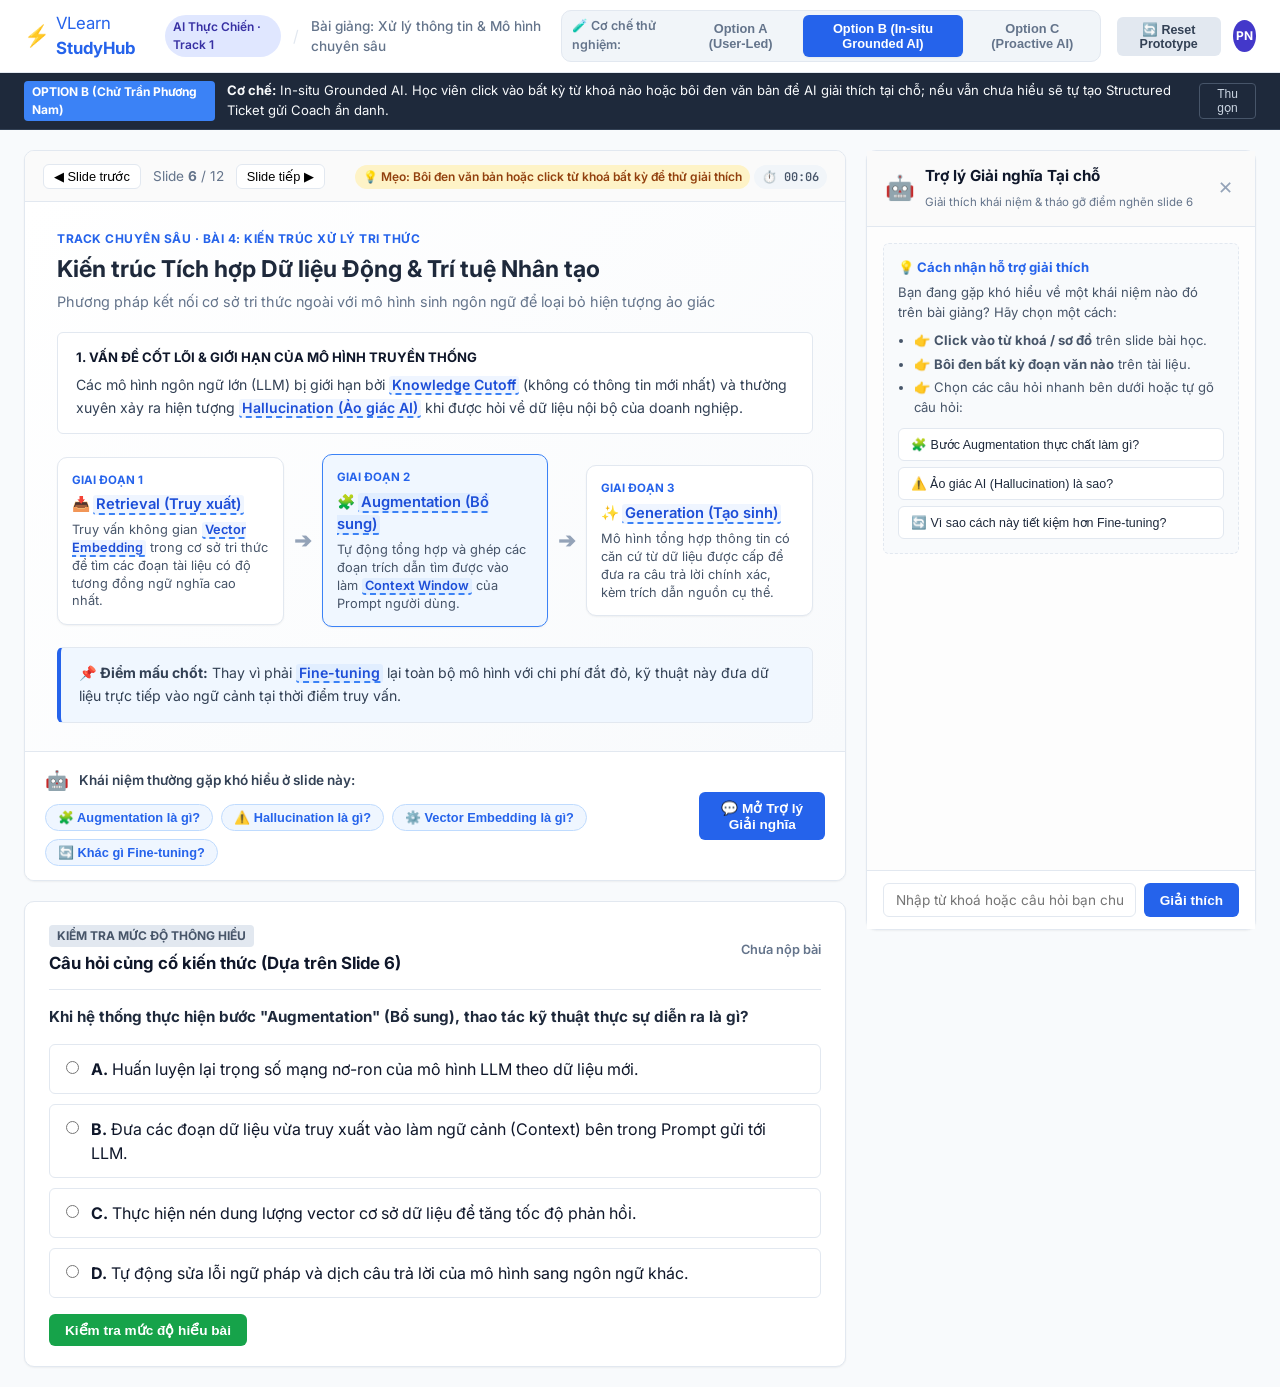
<file: prototype_phuongnam/index.html>
<!DOCTYPE html>
<html lang="vi">
<head>
    <meta charset="UTF-8">
    <meta name="viewport" content="width=device-width, initial-scale=1.0">
    <title>VLearn — AI Support Radar Prototype (Case C · Lab 18)</title>
    <link rel="stylesheet" href="style.css">
    <link rel="preconnect" href="https://fonts.googleapis.com">
    <link rel="preconnect" href="https://fonts.gstatic.com" crossorigin>
    <link href="https://fonts.googleapis.com/css2?family=Inter:wght@400;500;600;700&family=JetBrains+Mono:wght@400;500&display=swap" rel="stylesheet">
</head>
<body>
    <!-- Top Bar Navigation -->
    <header class="navbar">
        <div class="nav-left">
            <div class="logo">
                <span class="logo-icon">⚡</span>
                <span class="logo-text">VLearn <strong>StudyHub</strong></span>
            </div>
            <span class="badge track-badge">AI Thực Chiến · Track 1</span>
            <span class="divider">/</span>
            <span class="lesson-title">Bài giảng: Xử lý thông tin & Mô hình chuyên sâu</span>
        </div>

        <div class="nav-center">
            <!-- Mode Switcher for Lab 18 Testing -->
            <div class="option-switcher" id="optionSwitcher">
                <span class="switcher-label">🧪 Cơ chế thử nghiệm:</span>
                <button class="opt-btn" data-option="A" title="Option A: Tự đánh dấu, gửi Coach">Option A (User-Led)</button>
                <button class="opt-btn active" data-option="B" title="Option B: AI giải thích điểm khó hiểu khi được hỏi">Option B (In-situ Grounded AI)</button>
                <button class="opt-btn" data-option="C" title="Option C: AI chủ động phát hiện & hỏi thăm">Option C (Proactive AI)</button>
            </div>
        </div>

        <div class="nav-right">
            <button class="btn btn-secondary btn-sm" id="resetBtn" title="Reset về trạng thái ban đầu trong ≤ 5s">
                🔄 Reset Prototype
            </button>
            <div class="user-avatar" title="Học viên: Phương Nam (Track Chuyên sâu)">
                <span class="avatar-text">PN</span>
            </div>
        </div>
    </header>

    <!-- Subheader Annotation Banner (Dành cho Facilitator / Reviewer) -->
    <div class="annotation-banner" id="annotationBanner">
        <div class="banner-content">
            <span class="banner-tag" id="currentOptionTag">OPTION B (Chử Trần Phương Nam)</span>
            <span class="banner-desc" id="currentOptionDesc">
                <strong>Mục tiêu cơ chế:</strong> Hỗ trợ giải thích tức thì bất kỳ điểm nghẽn/khái niệm khó hiểu nào trên tài liệu khi học viên yêu cầu. Bôi đen văn bản hoặc click vào bất kỳ thuật ngữ nào để AI giải nghĩa đa tầng (Định nghĩa bình dân ➔ Vai trò trong bài ➔ Cảnh báo độ tin cậy ➔ Soạn ticket gửi Coach ẩn danh nếu vẫn chưa thông).
            </span>
        </div>
        <button class="banner-close" id="toggleBannerBtn" title="Ẩn/Hiện ghi chú">Thu gọn</button>
    </div>

    <!-- Main Container -->
    <main class="main-layout">
        <!-- Left / Center: Slide Presentation & Learning Content -->
        <section class="content-area">
            <div class="slide-container card">
                <div class="slide-header">
                    <div class="slide-pagination">
                        <button class="slide-nav-btn" id="prevSlideBtn">◀ Slide trước</button>
                        <span class="slide-number">Slide <strong>6</strong> / 12</span>
                        <button class="slide-nav-btn" id="nextSlideBtn">Slide tiếp ▶</button>
                    </div>
                    <div class="slide-status-tags">
                        <span class="badge badge-hint">💡 Mẹo: Bôi đen văn bản hoặc click từ khoá bất kỳ để thử giải thích</span>
                        <span class="badge badge-time" id="slideTimer">⏱️ 00:05</span>
                    </div>
                </div>

                <!-- Slide Visual Canvas (Tài liệu học tập tương tác) -->
                <div class="slide-canvas" id="slideCanvas">
                    <div class="slide-inner">
                        <div class="slide-meta-tag">Track Chuyên sâu · Bài 4: Kiến trúc Xử lý Tri thức</div>
                        <h2 class="slide-title">Kiến trúc Tích hợp Dữ liệu Động & Trí tuệ Nhân tạo</h2>
                        <p class="slide-subtitle">Phương pháp kết nối cơ sở tri thức ngoài với mô hình sinh ngôn ngữ để loại bỏ hiện tượng ảo giác</p>

                        <!-- Nội dung tài liệu chứa các khái niệm/thuật ngữ tương tác -->
                        <div class="slide-content-blocks">
                            <div class="content-block">
                                <div class="block-header">1. Vấn đề cốt lõi & Giới hạn của mô hình truyền thống</div>
                                <p class="selectable-text">
                                    Các mô hình ngôn ngữ lớn (LLM) bị giới hạn bởi <span class="interactive-term" data-term="Knowledge Cutoff" data-scope="Giới hạn thời điểm đóng băng dữ liệu huấn luyện">Knowledge Cutoff</span> (không có thông tin mới nhất) và thường xuyên xảy ra hiện tượng <span class="interactive-term" data-term="Hallucination (Ảo giác AI)" data-scope="Hiện tượng AI tự sinh ra thông tin sai lệch nhưng rất tự tin">Hallucination (Ảo giác AI)</span> khi được hỏi về dữ liệu nội bộ của doanh nghiệp.
                                </p>
                            </div>

                            <div class="rag-diagram-grid">
                                <div class="rag-step-box step-1 interactive-card" data-term="Retrieval (Truy xuất)" data-scope="Quá trình tìm kiếm tài liệu liên quan">
                                    <div class="step-num">Giai đoạn 1</div>
                                    <div class="step-title">📥 <span class="interactive-term" data-term="Retrieval (Truy xuất)">Retrieval (Truy xuất)</span></div>
                                    <div class="step-desc">Truy vấn không gian <span class="interactive-term" data-term="Vector Embedding" data-scope="Biểu diễn ngữ nghĩa văn bản dưới dạng vector số">Vector Embedding</span> trong cơ sở tri thức để tìm các đoạn tài liệu có độ tương đồng ngữ nghĩa cao nhất.</div>
                                </div>
                                <div class="rag-arrow">➔</div>
                                <div class="rag-step-box step-2 highlight-box interactive-card" data-term="Augmentation (Bổ sung ngữ cảnh)" data-scope="Ghép dữ liệu tìm được vào câu hỏi gốc">
                                    <div class="step-num">Giai đoạn 2</div>
                                    <div class="step-title">🧩 <span class="interactive-term" data-term="Augmentation (Bổ sung ngữ cảnh)">Augmentation (Bổ sung)</span></div>
                                    <div class="step-desc">Tự động tổng hợp và ghép các đoạn trích dẫn tìm được vào làm <span class="interactive-term" data-term="Context Window (Cửa sổ ngữ cảnh)" data-scope="Giới hạn số lượng token mà LLM đọc được trong 1 lượt">Context Window</span> của Prompt người dùng.</div>
                                </div>
                                <div class="rag-arrow">➔</div>
                                <div class="rag-step-box step-3 interactive-card" data-term="Generation (Tạo sinh có căn cứ)" data-scope="Mô hình đọc bằng chứng và trả lời">
                                    <div class="step-num">Giai đoạn 3</div>
                                    <div class="step-title">✨ <span class="interactive-term" data-term="Generation (Tạo sinh có căn cứ)">Generation (Tạo sinh)</span></div>
                                    <div class="step-desc">Mô hình tổng hợp thông tin có căn cứ từ dữ liệu được cấp để đưa ra câu trả lời chính xác, kèm trích dẫn nguồn cụ thể.</div>
                                </div>
                            </div>

                            <div class="content-block callout-block">
                                <p class="selectable-text">
                                    <strong>📌 Điểm mấu chốt:</strong> Thay vì phải <span class="interactive-term" data-term="Fine-tuning" data-scope="Tái huấn luyện cập nhật trọng số toàn bộ mô hình">Fine-tuning</span> lại toàn bộ mô hình với chi phí đắt đỏ, kỹ thuật này đưa dữ liệu trực tiếp vào ngữ cảnh tại thời điểm truy vấn.
                                </p>
                            </div>
                        </div>
                    </div>
                </div>

                <!-- Floating Context Menu khi bôi đen văn bản -->
                <div class="text-selection-popup hidden" id="textSelectionPopup">
                    <button class="btn-selection-action" id="btnExplainSelection">
                        🤖 Giải thích đoạn này
                    </button>
                    <button class="btn-selection-action" id="btnMarkSelectionA">
                        🚩 Đánh dấu chưa hiểu
                    </button>
                </div>

                <!-- Action Bar underneath Slide depending on Active Option -->
                <div class="slide-footer-actions" id="slideActions">
                    <!-- Option A Action Bar -->
                    <div class="action-panel opt-a-panel hidden" id="optAPanel">
                        <div class="opt-a-info">
                            <span>📌 Bạn gặp khó hiểu về một khái niệm hay đoạn nào trên slide?</span>
                        </div>
                        <button class="btn btn-warning" id="btnMarkOptionA">
                            🚩 Đánh dấu chỗ khó hiểu & Gửi Coach
                        </button>
                    </div>

                    <!-- Option B Action Bar -->
                    <div class="action-panel opt-b-panel" id="optBPanel">
                        <div class="opt-b-prompts">
                            <span class="prompt-icon">🤖</span>
                            <span class="prompt-label">Khái niệm thường gặp khó hiểu ở slide này:</span>
                            <div class="concept-chips" id="conceptChipsContainer">
                                <button class="chip" data-term="Augmentation (Bổ sung ngữ cảnh)">🧩 Augmentation là gì?</button>
                                <button class="chip" data-term="Hallucination (Ảo giác AI)">⚠️ Hallucination là gì?</button>
                                <button class="chip" data-term="Vector Embedding">⚙️ Vector Embedding là gì?</button>
                                <button class="chip" data-term="Fine-tuning">🔄 Khác gì Fine-tuning?</button>
                            </div>
                        </div>
                        <button class="btn btn-primary" id="btnOpenAssistantB">
                            💬 Mở Trợ lý Giải nghĩa
                        </button>
                    </div>

                    <!-- Option C Action Bar -->
                    <div class="action-panel opt-c-panel hidden" id="optCPanel">
                        <div class="opt-c-status">
                            <span class="radar-dot"></span>
                            <span class="radar-text">Radar quan sát học tập đang bật (Tự động phát hiện khi bạn dừng lâu > 20s ở đoạn khó)</span>
                        </div>
                        <button class="btn btn-outline-secondary btn-sm" id="btnSimulateStuckC">
                            ⚡ [Giả lập: Học viên dừng 25s]
                        </button>
                    </div>
                </div>
            </div>

            <!-- Quiz Fixture Section (Dùng chung để kiểm tra mức độ hiểu bài) -->
            <div class="quiz-container card" id="quizSection">
                <div class="quiz-header">
                    <div class="quiz-title-wrap">
                        <span class="quiz-badge">Kiểm tra mức độ thông hiểu</span>
                        <h3>Câu hỏi củng cố kiến thức (Dựa trên Slide 6)</h3>
                    </div>
                    <span class="quiz-status" id="quizStatus">Chưa nộp bài</span>
                </div>

                <div class="quiz-body">
                    <p class="quiz-question">
                        <strong>Khi hệ thống thực hiện bước "Augmentation" (Bổ sung), thao tác kỹ thuật thực sự diễn ra là gì?</strong>
                    </p>

                    <div class="quiz-options">
                        <label class="quiz-option-label">
                            <input type="radio" name="rag_quiz" value="A">
                            <span class="opt-text"><strong>A.</strong> Huấn luyện lại trọng số mạng nơ-ron của mô hình LLM theo dữ liệu mới.</span>
                        </label>
                        <label class="quiz-option-label" id="correctOptionLabel">
                            <input type="radio" name="rag_quiz" value="B">
                            <span class="opt-text"><strong>B.</strong> Đưa các đoạn dữ liệu vừa truy xuất vào làm ngữ cảnh (Context) bên trong Prompt gửi tới LLM.</span>
                        </label>
                        <label class="quiz-option-label">
                            <input type="radio" name="rag_quiz" value="C">
                            <span class="opt-text"><strong>C.</strong> Thực hiện nén dung lượng vector cơ sở dữ liệu để tăng tốc độ phản hồi.</span>
                        </label>
                        <label class="quiz-option-label">
                            <input type="radio" name="rag_quiz" value="D">
                            <span class="opt-text"><strong>D.</strong> Tự động sửa lỗi ngữ pháp và dịch câu trả lời của mô hình sang ngôn ngữ khác.</span>
                        </label>
                    </div>

                    <div class="quiz-feedback hidden" id="quizFeedback"></div>
                </div>

                <div class="quiz-footer">
                    <button class="btn btn-success" id="btnSubmitQuiz">Kiểm tra mức độ hiểu bài</button>
                    <button class="btn btn-outline-secondary hidden" id="btnRetryQuiz">Làm lại</button>
                </div>
            </div>
        </section>

        <!-- Right Side: Interactive Assistant Panels & Modals for Options -->
        <aside class="sidebar-area" id="sidebarArea">
            <!-- Option B: Grounded AI Assistant Drawer -->
            <div class="assistant-drawer" id="assistantDrawerB">
                <div class="drawer-header">
                    <div class="drawer-title">
                        <span class="bot-icon">🤖</span>
                        <div>
                            <h4>Trợ lý Giải nghĩa Tại chỗ</h4>
                            <span class="drawer-scope">Giải thích khái niệm & tháo gỡ điểm nghẽn slide 6</span>
                        </div>
                    </div>
                    <button class="btn-icon" id="btnCloseDrawerB" title="Đóng panel">✕</button>
                </div>

                <div class="drawer-body" id="chatContainerB">
                    <!-- Default State: Quick Help Prompts -->
                    <div class="welcome-box" id="welcomeBoxB">
                        <div class="welcome-badge">💡 Cách nhận hỗ trợ giải thích</div>
                        <p>Bạn đang gặp khó hiểu về một khái niệm nào đó trên bài giảng? Hãy chọn một cách:</p>
                        <ul class="help-methods">
                            <li>👉 <strong>Click vào từ khoá / sơ đồ</strong> trên slide bài học.</li>
                            <li>👉 <strong>Bôi đen bất kỳ đoạn văn nào</strong> trên tài liệu.</li>
                            <li>👉 Chọn các câu hỏi nhanh bên dưới hoặc tự gõ câu hỏi:</li>
                        </ul>
                        <div class="quick-questions">
                            <button class="quick-q-btn" data-term="Augmentation (Bổ sung ngữ cảnh)">
                                🧩 Bước Augmentation thực chất làm gì?
                            </button>
                            <button class="quick-q-btn" data-term="Hallucination (Ảo giác AI)">
                                ⚠️ Ảo giác AI (Hallucination) là sao?
                            </button>
                            <button class="quick-q-btn" data-term="Fine-tuning">
                                🔄 Vì sao cách này tiết kiệm hơn Fine-tuning?
                            </button>
                        </div>
                    </div>

                    <!-- Chat Messages List -->
                    <div class="chat-messages" id="chatMessagesB"></div>
                </div>

                <!-- Chat Input Box -->
                <div class="drawer-footer">
                    <form class="chat-input-form" id="chatFormB">
                        <input type="text" id="chatInputB" placeholder="Nhập từ khoá hoặc câu hỏi bạn chưa hiểu..." autocomplete="off">
                        <button type="submit" class="btn btn-primary" id="btnSendB">Giải thích</button>
                    </form>
                </div>
            </div>

            <!-- Option A / General Help Queue Panel (Simulated Coach Response) -->
            <div class="coach-queue-panel hidden" id="coachQueuePanel">
                <div class="drawer-header">
                    <h4>📬 Hàng đợi hỗ trợ từ Coach</h4>
                </div>
                <div class="queue-body" id="queueBody">
                    <p class="empty-queue">Chưa có câu hỏi nào được gửi đến Coach.</p>
                </div>
            </div>
        </aside>
    </main>

    <!-- MODAL: Option A - Đánh dấu gửi Coach thủ công -->
    <div class="modal-overlay hidden" id="modalOptionA">
        <div class="modal-card">
            <div class="modal-header">
                <h3>🚩 Đánh dấu vướng mắc ở Slide 6 gửi Coach</h3>
                <button class="btn-icon modal-close" data-modal="modalOptionA">✕</button>
            </div>
            <div class="modal-body">
                <p class="modal-info-text">Hệ thống sẽ gắn vị trí <strong>Slide 6</strong> và ngữ cảnh bạn đang xem vào câu hỏi để Coach dễ dàng hỗ trợ bạn.</p>
                
                <div class="form-group">
                    <label>Loại nội dung bạn đang gặp khó hiểu:</label>
                    <select class="form-control" id="optAIssueType">
                        <option value="terminology">Thuật ngữ / Khái niệm mới khó hiểu</option>
                        <option value="diagram">Sơ đồ luồng xử lý kỹ thuật</option>
                        <option value="math">Công thức hoặc giải thuật tính toán</option>
                        <option value="quiz">Chưa hiểu cách áp dụng vào bài tập / Quiz</option>
                    </select>
                </div>

                <div class="form-group">
                    <label>Điểm cụ thể bạn chưa hiểu rõ:</label>
                    <textarea class="form-control" id="optADesc" rows="3" placeholder="Ví dụ: Em đọc phần Augmentation nhưng chưa hình dung được tài liệu được ghép vào prompt như thế nào..."></textarea>
                </div>

                <div class="form-group radio-group">
                    <label>Tuỳ chọn danh tính:</label>
                    <label class="radio-label">
                        <input type="radio" name="optA_identity" value="anonymous" checked>
                        <span>🕵️ Gửi ẩn danh (Coach không thấy tên & thông tin cá nhân)</span>
                    </label>
                    <label class="radio-label">
                        <input type="radio" name="optA_identity" value="named">
                        <span>👤 Gửi kèm tên học viên: <strong>Chử Trần Phương Nam</strong></span>
                    </label>
                </div>
            </div>
            <div class="modal-footer">
                <button class="btn btn-secondary modal-close" data-modal="modalOptionA">Huỷ bỏ</button>
                <button class="btn btn-warning" id="btnSubmitOptionA">Gửi câu hỏi cho Coach</button>
            </div>
        </div>
    </div>

    <!-- MODAL: Option B - Structured Help Ticket Escalation -->
    <div class="modal-overlay hidden" id="modalEscalationB">
        <div class="modal-card">
            <div class="modal-header">
                <h3>📤 Gửi Structured Help Ticket tới Coach</h3>
                <button class="btn-icon modal-close" data-modal="modalEscalationB">✕</button>
            </div>
            <div class="modal-body">
                <div class="ticket-preview-box">
                    <div class="ticket-badge">Bản nháp do AI soạn tự động — Bạn có toàn quyền chỉnh sửa</div>
                    <div class="ticket-field">
                        <strong>📍 Vị trí học:</strong> Slide 6 — Kiến trúc Tích hợp Dữ liệu Động
                    </div>
                    <div class="ticket-field" id="ticketSubjectB">
                        <strong>🎯 Khái niệm đang hỏi:</strong> Augmentation (Bổ sung ngữ cảnh)
                    </div>
                    <div class="ticket-field">
                        <strong>🤖 Trạng thái tương tác:</strong> Đã xem lời giải thích cơ bản của AI nhưng vẫn cần Coach làm rõ ví dụ thực tế.
                    </div>
                    <div class="form-group" style="margin-top: 10px;">
                        <label><strong>Nội dung câu hỏi gửi Coach:</strong></label>
                        <textarea class="form-control" id="ticketQuestionB" rows="4"></textarea>
                    </div>
                </div>

                <div class="form-group radio-group" style="margin-top: 15px;">
                    <label><strong>Chế độ gửi:</strong></label>
                    <label class="radio-label">
                        <input type="radio" name="optB_identity" value="anonymous" checked>
                        <span>🕵️ <strong>Gửi ẩn danh (Mặc định)</strong> — Không hiển thị tên của bạn cho Coach</span>
                    </label>
                    <label class="radio-label">
                        <input type="radio" name="optB_identity" value="named">
                        <span>👤 Gửi kèm tên: <strong>Chử Trần Phương Nam</strong></span>
                    </label>
                </div>
            </div>
            <div class="modal-footer">
                <button class="btn btn-secondary modal-close" data-modal="modalEscalationB">Quay lại tự học</button>
                <button class="btn btn-primary" id="btnSubmitTicketB">Xác nhận gửi cho Coach</button>
            </div>
        </div>
    </div>

    <!-- TOAST POPUP: Option C - Proactive AI Intervention -->
    <div class="proactive-popup hidden" id="proactivePopupC">
        <div class="popup-header">
            <span class="popup-icon">💡</span>
            <div class="popup-title">
                <strong>AI Support Radar</strong>
                <span class="popup-subtitle">Phát hiện bạn đang dừng lâu ở phần kiến thức khó</span>
            </div>
            <button class="popup-close" id="btnClosePopupC">✕</button>
        </div>
        <div class="popup-body">
            <p>Slide 6 chứa nhiều khái niệm mới về tích hợp dữ liệu. Bạn có cần mình hỗ trợ giải thích nhanh điểm nào để chuẩn bị làm Quiz không?</p>
        </div>
        <div class="popup-actions">
            <button class="btn btn-primary btn-sm" id="btnAcceptPopupC">✨ Giải thích nhanh giúp mình</button>
            <button class="btn btn-outline-secondary btn-sm" id="btnEscalatePopupC">👨‍🏫 Nhờ Coach hỗ trợ</button>
            <button class="btn btn-ghost btn-sm" id="btnDismissPopupC">Để sau</button>
        </div>
        <div class="popup-footer">
            <button class="btn-link" id="btnWhyAskC">ℹ️ Vì sao hệ thống hỏi câu này?</button>
        </div>
    </div>

    <!-- Toast Notification Container -->
    <div class="toast-container" id="toastContainer"></div>

    <script src="app.js"></script>
</body>
</html>
</file>
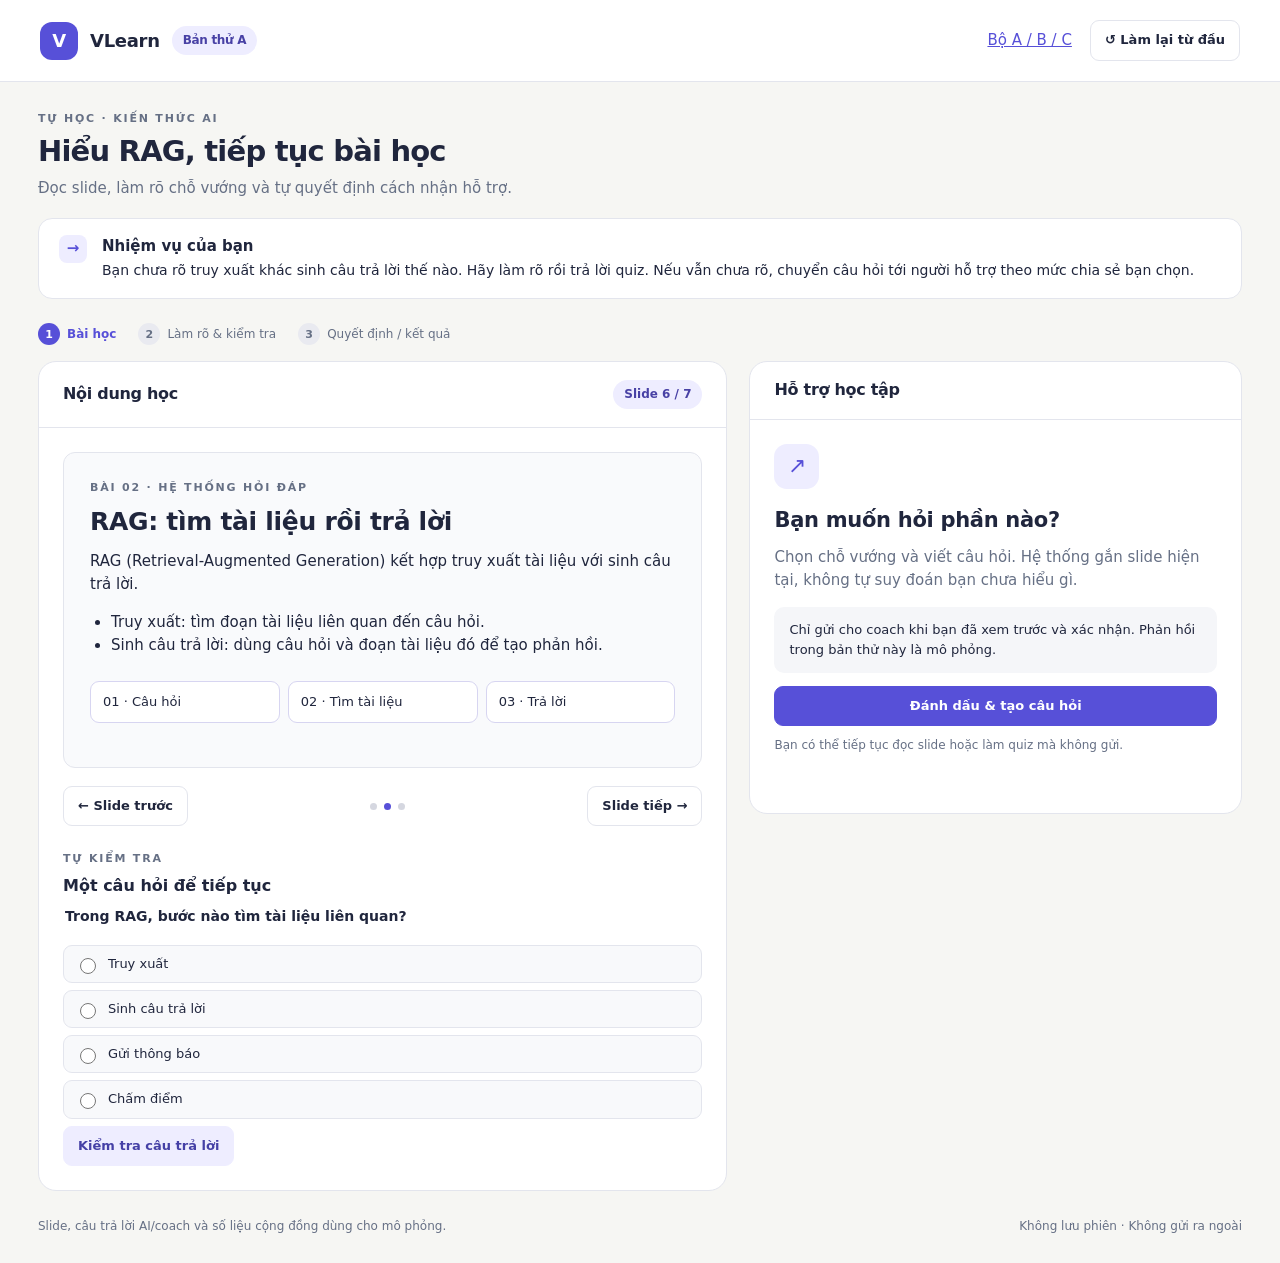
<file: khanh-option-a-prototype.html>
<!doctype html>
<html lang="vi"><head><meta charset="utf-8"><meta name="viewport" content="width=device-width,initial-scale=1"><title>VLearn · Phương án A</title><style>:root{--ink:#20263d;--muted:#667085;--purple:#5750d8;--line:#e3e5ed;--bg:#f6f6f3;--soft:#eeedff;--yellow:#fff6de;--green:#e9f5ee}*{box-sizing:border-box}body{margin:0;background:var(--bg);color:var(--ink);font:15px/1.55 system-ui,-apple-system,BlinkMacSystemFont,"Segoe UI",sans-serif}button,input,textarea,select{font:inherit}button{cursor:pointer}button:disabled{cursor:not-allowed;opacity:.45}button:focus-visible,a:focus-visible,input:focus-visible,textarea:focus-visible,select:focus-visible{outline:3px solid #9691ff;outline-offset:3px}a{color:var(--purple)}header{height:82px;background:white;border-bottom:1px solid var(--line);display:flex;align-items:center;justify-content:space-between;padding:0 40px}.brand{display:flex;align-items:center;gap:12px;font-weight:750;font-size:18px;letter-spacing:-.3px}.mark{background:var(--purple);color:white;width:38px;height:38px;border-radius:12px;display:grid;place-items:center}.top-actions{display:flex;align-items:center;gap:18px}.tag{font-size:12px;font-weight:650;padding:5px 11px;background:var(--soft);border-radius:20px;color:#4841a5}.shell{max-width:1340px;min-width:960px;margin:auto;padding:28px 38px}.eyebrow{font-size:11px;letter-spacing:1.8px;color:var(--muted);font-weight:750;text-transform:uppercase}h1{font-size:29px;line-height:1.2;letter-spacing:-.8px;margin:7px 0 8px}h2{font-size:21px;line-height:1.3;letter-spacing:-.3px;margin:0 0 12px}h3{font-size:16px;margin:0 0 8px}p{margin:0 0 14px}.muted{color:var(--muted)}.task{margin-top:18px;margin-bottom:24px;background:white;border:1px solid var(--line);border-radius:14px;padding:16px 20px;display:flex;align-items:flex-start;gap:15px}.task-num{width:28px;height:28px;background:var(--soft);border-radius:8px;color:var(--purple);display:grid;place-items:center;flex-shrink:0;font-weight:700}.task p{margin:2px 0 0;font-size:14px}.steps{display:flex;gap:22px;font-size:12px;color:var(--muted);margin:0 0 16px}.steps span{display:flex;align-items:center;gap:7px}.steps b{width:22px;height:22px;background:#e9eaf0;border-radius:50%;display:grid;place-items:center;font-size:11px}.steps .active{color:var(--purple);font-weight:700}.steps .active b{background:var(--purple);color:white}.grid{display:grid;grid-template-columns:minmax(0,1.4fr) minmax(350px,1fr);gap:22px;align-items:start}.card{background:white;border:1px solid var(--line);border-radius:18px;overflow:hidden}.card-title{padding:18px 24px;border-bottom:1px solid var(--line);display:flex;align-items:center;justify-content:space-between}.card-title h2{font-size:16px;margin:0}.card-body{padding:24px}.slide{min-height:260px;padding:26px;background:#f9fafc;border:1px solid var(--line);border-radius:12px}.slide h2{font-size:25px}.slide ul{padding-left:21px;margin:12px 0}.flow{display:flex;gap:8px;margin:24px 0 18px}.flow span{background:white;border:1px solid #d7d5f1;border-radius:9px;padding:10px 12px;font-size:13px;flex:1}.nav{display:flex;justify-content:space-between;align-items:center;margin:18px 0 24px}.dots{display:flex;gap:7px}.dots span{width:7px;height:7px;border-radius:50%;background:#d5d7e0}.dots .on{background:var(--purple)}.divider{border:0;border-top:1px solid var(--line);margin:23px 0}.btn{border:1px solid var(--line);background:white;color:var(--ink);padding:9px 14px;border-radius:9px;font-weight:600;font-size:13px;display:inline-flex;justify-content:center;align-items:center;gap:6px;text-decoration:none}.btn.primary{background:var(--purple);border-color:var(--purple);color:white}.btn.subtle{background:var(--soft);border-color:var(--soft);color:#4540a6}.btn.danger{color:#a63636}.btn.wide{width:100%}.actions{display:flex;gap:8px;flex-wrap:wrap;margin-top:16px}.small{font-size:12px}.box{border-radius:10px;background:var(--soft);padding:13px 15px;font-size:13px;margin:13px 0}.box.warn{background:var(--yellow);color:#795913}.box.success{background:var(--green);color:#286042}.box.neutral{background:#f5f6f9}.box p:last-child{margin-bottom:0}.control{display:flex;align-items:center;gap:9px;margin:12px 0}label{display:block;font-size:13px;font-weight:600;margin:12px 0 5px}textarea,input[type=text],select{width:100%;border:1px solid #cfd3df;border-radius:9px;background:white;padding:10px;color:var(--ink)}textarea{min-height:96px;resize:vertical}input[type=checkbox],input[type=radio]{accent-color:var(--purple);width:16px;height:16px;flex-shrink:0}.choice{display:flex;align-items:center;gap:9px;font-weight:400;margin:7px 0;padding:8px 11px;background:#f8f9fb;border:1px solid var(--line);border-radius:9px}.toggle{display:flex;align-items:center;justify-content:space-between;background:#f7f7fc;border:1px solid var(--line);border-radius:10px;padding:12px}.toggle label{margin:0;font-size:14px}.quiet{font-size:12px;color:var(--muted);margin:10px 0}.preview{border:1px solid var(--line);border-radius:10px;overflow:hidden;margin-top:14px}.preview dl{margin:0}.preview dt{font-size:11px;color:var(--muted);padding:11px 14px 0}.preview dd{margin:0;padding:3px 14px 11px;font-size:13px;white-space:pre-wrap;overflow-wrap:anywhere;border-bottom:1px solid var(--line)}.preview dd:last-child{border:0}.notice{min-height:22px;font-size:13px;color:var(--purple);margin-top:12px}.quiz legend{font-weight:600;font-size:14px;margin-bottom:10px}.quiz fieldset{border:0;padding:0;margin:0}.footer{display:flex;justify-content:space-between;margin-top:26px;font-size:12px;color:var(--muted)}.empty-icon{width:45px;height:45px;background:var(--soft);color:var(--purple);border-radius:13px;display:grid;place-items:center;font-size:22px;margin-bottom:18px}.inline-code{font-family:monospace}.badge-row{display:flex;gap:7px;flex-wrap:wrap;margin:10px 0}.linkbutton{border:0;background:none;color:var(--purple);padding:0;font-size:13px;text-decoration:underline}.home{max-width:1100px;margin:70px auto;padding:0 30px}.home-grid{display:grid;grid-template-columns:repeat(3,1fr);gap:20px;margin-top:32px}.home .card-body{min-height:175px}.home h1{font-size:42px}.home .card h2{font-size:25px}
</style></head>
<body data-option="a"><div id="app"></div><script>(() => {
  'use strict';
  const option = document.body.dataset.option;
  const app = document.getElementById('app');
  const slides = {
    5: {title:'Khi câu trả lời thiếu căn cứ', text:'Mô hình có thể tạo câu trả lời nghe hợp lý nhưng không đúng với tài liệu của lớp.', bullets:['Một câu trả lời trôi chảy chưa bảo đảm là đúng.','Cần tài liệu phù hợp với câu hỏi để kiểm tra căn cứ.']},
    6: {title:'RAG: tìm tài liệu rồi trả lời', text:'RAG (Retrieval-Augmented Generation) kết hợp truy xuất tài liệu với sinh câu trả lời.', bullets:['Truy xuất: tìm đoạn tài liệu liên quan đến câu hỏi.','Sinh câu trả lời: dùng câu hỏi và đoạn tài liệu đó để tạo phản hồi.']},
    7: {title:'Bốn bước của RAG', text:'Tài liệu tìm được trở thành ngữ cảnh cho mô hình.', bullets:['1. Nhận câu hỏi của người dùng.','2. Tìm đoạn tài liệu liên quan.','3. Đưa đoạn tài liệu cùng câu hỏi vào mô hình.','4. Mô hình sinh câu trả lời dựa trên ngữ cảnh.']}
  };
  const explanation = 'Truy xuất tìm các đoạn liên quan. Sinh câu trả lời dùng câu hỏi cùng các đoạn đó để tạo phản hồi. Ví dụ hỏi chính sách đổi trả: truy xuất tìm đoạn chính sách, rồi mô hình dùng đoạn đó để trả lời.';
  const coachReply = 'Bạn có thể hình dung truy xuất là tìm trang tài liệu cần đọc, còn sinh câu trả lời là dùng trang đó để trả lời câu hỏi. Hãy thử chỉ ra bước tìm tài liệu trong quiz.';
  const fresh = () => ({slide:6,stage:0,mode:'start',returnMode:'form',question:'',draft:'',kind:'Khái niệm / thuật ngữ',recipient:'Lab coach — hỗ trợ khái niệm',named:false,name:'',share:false,sourceSlide:6,query:'',answer:'',unsupported:false,quiz:'',checked:false,enabled:false,visits:0,started:0,suggestions:0,dismissed:false,prompt:false,reason:'',coach:false,submitted:false,message:'',why:false});
  let s = fresh();
  const esc = value => String(value).replace(/[&<>"']/g, x => ({'&':'&amp;','<':'&lt;','>':'&gt;','"':'&quot;',"'":'&#39;'}[x]));
  const btn = (label,action,kind='',extra='') => `<button class="btn ${kind}" data-action="${action}" ${extra}>${label}</button>`;
  const box = (text,kind='') => `<div class="box ${kind}">${text}</div>`;
  const renderQuiz = () => `<section class="quiz"><div class="eyebrow">Tự kiểm tra</div><h3 style="margin-top:6px">Một câu hỏi để tiếp tục</h3><fieldset><legend>Trong RAG, bước nào tìm tài liệu liên quan?</legend>${['Truy xuất','Sinh câu trả lời','Gửi thông báo','Chấm điểm'].map((v,i)=>`<label class="choice"><input type="radio" name="quiz" value="${i}" ${s.quiz===String(i)?'checked':''}>${v}</label>`).join('')}</fieldset>${btn('Kiểm tra câu trả lời','check','subtle')}${s.checked?box(s.quiz==='0'?'Đúng với slide 7: bước 2 là truy xuất. Một câu đúng chưa chứng minh bạn đã hiểu sâu.':'Đáp án chưa khớp slide 7. Bạn có thể đọc lại hoặc tiếp tục yêu cầu hỗ trợ.',''+(s.quiz==='0'?'success':'warn')):''}</section>`;
  function lesson() {
    const x=slides[s.slide];
    return `<section class="card"><div class="card-title"><h2>Nội dung học</h2><span class="tag">Slide ${s.slide} / 7</span></div><div class="card-body"><article class="slide"><div class="eyebrow">Bài 02 · Hệ thống hỏi đáp</div><h2 style="margin-top:10px">${x.title}</h2><p>${x.text}</p><ul>${x.bullets.map(t=>`<li>${t}</li>`).join('')}</ul>${s.slide===6?'<div class="flow"><span>01 · Câu hỏi</span><span>02 · Tìm tài liệu</span><span>03 · Trả lời</span></div>':''}</article><nav class="nav" aria-label="Chuyển slide">${btn('← Slide trước','prev','',s.slide===5?'disabled':'')}<div class="dots" aria-hidden="true">${[5,6,7].map(n=>`<span class="${n===s.slide?'on':''}"></span>`).join('')}</div>${btn('Slide tiếp →','next','',s.slide===7?'disabled':'')}</nav>${renderQuiz()}</div></section>`;
  }
  function controlsC(){
    return `<div class="toggle"><label for="enabled">Gợi ý trong phiên này</label><input id="enabled" type="checkbox" ${s.enabled?'checked':''}></div><p class="quiet">Khi bật, dùng thời gian ở slide và số lần quay lại. Không dùng ghi chú, đáp án quiz hoặc nội dung chat. Tắt sẽ xóa tín hiệu phiên.</p>`;
  }
  function start(){
    if(option==='a') return `<div class="empty-icon" aria-hidden="true">↗</div><h2>Bạn muốn hỏi phần nào?</h2><p class="muted">Chọn chỗ vướng và viết câu hỏi. Hệ thống gắn slide hiện tại, không tự suy đoán bạn chưa hiểu gì.</p>${box('Chỉ gửi cho coach khi bạn đã xem trước và xác nhận. Phản hồi trong bản thử này là mô phỏng.','neutral')}${btn('Đánh dấu & tạo câu hỏi','form','primary wide')}<p class="quiet">Bạn có thể tiếp tục đọc slide hoặc làm quiz mà không gửi.</p>`;
    if(option==='b') return `<div class="empty-icon" aria-hidden="true">✦</div><h2>Làm rõ một khái niệm</h2><p class="muted">Bạn đặt câu hỏi; trợ lý giải thích trong phạm vi slide 5–7. Nếu chưa rõ, bạn có thể chuyển câu hỏi cho coach.</p>${box('Trợ lý có thể giải thích sai hoặc chưa đủ. Hãy kiểm tra nguồn trước khi dùng.','warn')}${btn('Hỏi trợ lý','chat','primary wide')}<p class="quiet">Bạn quyết định có dùng câu trả lời và có gửi coach hay không.</p>`;
    const prompt=s.prompt?`${box(`<strong>Bạn có cần làm rõ phần này không?</strong><p class="small" style="margin-top:7px">Đây chỉ là suy đoán, có thể sai. Xem lại slide không đồng nghĩa bạn chưa hiểu.</p>`)}<button class="linkbutton" data-action="why">${s.why?'Ẩn căn cứ':'Vì sao mình hỏi?'}</button>${s.why?box(esc(s.reason),'neutral'):''}<div class="actions">${btn('Giải thích','explain','primary')}${btn('Nhờ coach','form')}${btn('Để sau','later')}${btn('Không cần giúp','reject')}${btn('Tắt gợi ý','disable')}</div>`:box(s.enabled?'Gợi ý đang bật. Bạn cứ học bình thường; ở slide 6 đủ 20 giây hoặc quay lại lần 2 có thể xuất hiện một gợi ý. Tối đa 2 lần/phiên.':'Gợi ý đang tắt. Bạn vẫn có thể hỏi trợ lý hoặc tự viết câu hỏi.','neutral');
    return `<div class="empty-icon" aria-hidden="true">◌</div><h2>Hỗ trợ trong lúc học</h2>${controlsC()}${prompt}<div class="actions">${btn('Tự viết câu hỏi','form')}${btn('Hỏi trợ lý','chat')}</div><p class="quiet">Không tự gắn cờ hoặc báo coach. Bạn luôn quyết định nội dung gửi.</p>`;
  }
  function form(){return `<h2>Câu hỏi cho coach</h2><p class="muted small">Viết đúng chỗ bạn đang vướng. Câu hỏi chưa được gửi.</p><label for="sourceSlide">Vị trí cần hỗ trợ</label><select id="sourceSlide">${[5,6,7].map(n=>`<option value="${n}" ${s.sourceSlide===n?'selected':''}>Slide ${n} — ${slides[n].title}</option>`).join('')}</select><label for="kind">Loại chỗ vướng</label><select id="kind">${['Khái niệm / thuật ngữ','Cách các bước liên hệ','Câu hỏi khác'].map(v=>`<option ${s.kind===v?'selected':''}>${v}</option>`).join('')}</select><label for="question">Câu hỏi của bạn</label><textarea id="question" placeholder="Mình chưa rõ…">${esc(s.question)}</textarea>${box('Hệ thống chỉ giữ nội dung bạn viết, không thêm nguyên nhân hoặc kết luận về năng lực.','neutral')}<div class="actions">${btn('Xem trước','preview','primary')}${btn('Quay lại bài học','close')}</div>`;}
  function chat(){return `<h2>Hỏi về slide</h2><p class="muted small">Nguồn: slide 5–7. Phản hồi được soạn sẵn cho bản thử.</p>${box('<strong>12 bạn khác cũng đánh dấu chưa hiểu</strong><br>Số liệu minh họa, không phải dữ liệu lớp học.','neutral')}<label for="query">Bạn muốn làm rõ điều gì?</label><textarea id="query" placeholder="Ví dụ: truy xuất khác sinh câu trả lời thế nào?">${esc(s.query)}</textarea><div class="actions">${btn('Truy xuất & sinh câu trả lời','ask-rag','subtle')}${btn('Cách chọn top-k','ask-topk')}${btn('Gửi câu hỏi','ask','primary')}${btn('Tự viết cho coach','form')}${btn('Quay lại bài học','close')}</div>`;}
  function answer(){return `<h2>Lời giải để bạn kiểm tra</h2>${box('Nội dung mô phỏng; trợ lý chỉ dùng slide 5–7.','neutral')}<p>${esc(s.answer)}</p><div class="badge-row"><span class="tag">${s.unsupported?'Chưa có căn cứ trong slide':'Có căn cứ trong slide'}</span></div><p class="small muted">Nhãn mô tả phạm vi tài liệu, không phải xác suất AI đúng.</p><details><summary>Nguồn và giới hạn</summary><div class="box neutral">${s.unsupported?'Slide 5–7 không nói cách chọn top-k hoặc trả lời câu hỏi này. Không tự đoán.':'Slide 6 định nghĩa RAG; slide 7, bước 2 tìm tài liệu và bước 4 sinh câu trả lời.'}</div></details><div class="actions">${btn('Mình đã rõ → quiz','understood','primary')}${btn('Vẫn chưa rõ → coach','draft')}${btn('Hỏi phần khác','chat')}${btn('Tự viết thay bản nháp','form')}</div>`;}
  function preview(){return `<h2>Kiểm tra trước khi gửi</h2><p class="muted small">Bản nháp có thể chưa diễn đạt đúng ý bạn. Hãy sửa trước khi gửi.</p><label for="draft">Nội dung yêu cầu</label><textarea id="draft">${esc(s.draft)}</textarea><label for="recipient">Người nhận</label><select id="recipient">${['Lab coach — hỗ trợ khái niệm','TA — hỗ trợ bài tập'].map(v=>`<option ${s.recipient===v?'selected':''}>${v}</option>`).join('')}</select><label class="control"><input id="named" type="checkbox" ${s.named?'checked':''}>Kèm tên của tôi</label>${s.named?`<label for="name">Tên hiển thị (chỉ dùng tên giả lập)</label><input type="text" id="name" value="${esc(s.name)}" placeholder="Ví dụ: Học viên 01">`:''}${option==='c'&&s.reason?`<label class="control"><input id="share" type="checkbox" ${s.share?'checked':''}>Kèm tín hiệu phiên này</label><p class="quiet">${esc(s.reason)} — đây là tín hiệu, không phải kết luận chưa hiểu.</p>`:''}<div class="preview"><dl><dt>Coach sẽ thấy</dt><dd id="previewIdentity">${s.named?esc(s.name||'Chưa nhập tên'):'Không kèm tên'}</dd><dt>Vị trí</dt><dd>Slide ${s.sourceSlide} · ${esc(s.kind)}</dd><dt>Người nhận</dt><dd id="previewRecipient">${esc(s.recipient)}</dd><dt>Nội dung</dt><dd id="previewDraft">${esc(s.draft)}</dd><dt>Tín hiệu</dt><dd id="previewSignal">${s.share&&s.reason?esc(s.reason):'Không chia sẻ'}</dd></dl></div><div class="actions">${btn('Xác nhận gửi','send','primary')}${btn('Sửa vị trí / viết lại','edit')}${btn('Không gửi','cancel')}</div>`;}
  function result(){if(s.mode==='learning')return `<h2>Bạn chọn tiếp tục học</h2>${box('Bạn có thể trả lời quiz và đối chiếu với slide. Không gửi câu hỏi hoặc dữ liệu cho coach.','success')}<p class="muted">Một lựa chọn “đã rõ” chưa chứng minh bạn hiểu sâu. Nếu cần, bạn vẫn có thể hỏi thêm.</p><div class="actions">${btn('Quay lại bài học','close','primary')}${btn('Hỏi phần khác','chat')}${btn('Tự viết cho coach','form')}</div>`;return `<h2>${s.submitted?'Yêu cầu đã gửi':'Đã thu hồi yêu cầu'}</h2>${box(s.submitted?'Mô phỏng — không gửi dữ liệu hoặc liên hệ coach thật.':'Yêu cầu được thu hồi trước khi đọc phản hồi mô phỏng.',s.submitted?'success':'neutral')}<p class="small muted">${esc(s.recipient)} · Slide ${s.sourceSlide} · ${s.named?esc(s.name):'Không kèm tên'}</p><div class="box neutral">${esc(s.draft).replace(/\n/g,'<br>')}</div>${s.submitted&&!s.coach?`<p class="quiet">Phản hồi coach là nội dung soạn sẵn để thử luồng, không phải cam kết thời gian chờ.</p><div class="actions">${btn('Đọc phản hồi mô phỏng','coach','primary')}${btn('Sửa yêu cầu','edit-sent')}${btn('Thu hồi','withdraw','danger')}</div>`:''}${s.coach?`${box('<strong>Coach — phản hồi mô phỏng</strong><p style="margin-top:8px">'+coachReply+'</p>')}<p class="quiet">Phản hồi đã được mở. Không hứa xóa nội dung người nhận đã đọc; bạn có thể gửi câu hỏi tiếp.</p><div class="actions">${btn('Hỏi thêm','followup')}${btn('Quay lại quiz','close','primary')}</div>`:`<div class="actions">${btn('Quay lại bài học','close')}${!s.submitted?btn('Viết lại câu hỏi','form'):''}</div>`}`;}
  function support(){let content=s.stage===2?result():s.stage===0?start():({form,chat,answer,preview}[s.mode]||start)();return `<section class="card"><div class="card-title"><h2>Hỗ trợ học tập</h2>${option==='c'&&s.stage!==0?btn(s.enabled?'Tắt gợi ý':'Gợi ý đang tắt','disable','',s.enabled?'':'disabled'):''}</div><div class="card-body">${content}<div class="notice" role="status" aria-live="polite">${esc(s.message)}</div></div></section>`;}
  function render(){const stage=s.stage;app.innerHTML=`<header><div class="brand"><span class="mark" aria-hidden="true">V</span>VLearn <span class="tag">Bản thử ${option.toUpperCase()}</span></div><div class="top-actions"><a href="../index.html">Bộ A / B / C</a>${btn('↺ Làm lại từ đầu','reset')}</div></header><main class="shell"><div class="eyebrow">Tự học · Kiến thức AI</div><h1>Hiểu RAG, tiếp tục bài học</h1><p class="muted">Đọc slide, làm rõ chỗ vướng và tự quyết định cách nhận hỗ trợ.</p><div class="task"><span class="task-num">→</span><div><strong>Nhiệm vụ của bạn</strong><p>Bạn chưa rõ truy xuất khác sinh câu trả lời thế nào. Hãy làm rõ rồi trả lời quiz. Nếu vẫn chưa rõ, chuyển câu hỏi tới người hỗ trợ theo mức chia sẻ bạn chọn.</p></div></div><div class="steps">${['Bài học','Làm rõ & kiểm tra','Quyết định / kết quả'].map((v,i)=>`<span class="${i===stage?'active':''}" ${i===stage?'aria-current="step"':''}><b>${i+1}</b>${v}</span>`).join('')}</div><div class="grid">${lesson()}${support()}</div><div class="footer"><span>Slide, câu trả lời AI/coach và số liệu cộng đồng dùng cho mô phỏng.</span><span>Không lưu phiên · Không gửi ra ngoài</span></div></main>`;}
  function field(id){return document.getElementById(id)?.value||'';}
  function saveForm(){s.question=field('question');s.kind=field('kind')||s.kind;s.sourceSlide=Number(field('sourceSlide')||s.sourceSlide);}
  function savePreview(){s.draft=field('draft');s.recipient=field('recipient')||s.recipient;s.name=field('name')||s.name;}
  function setMode(mode){s.stage=1;s.mode=mode;s.message='';render();}
  function updatePreview(){const map={previewIdentity:s.named?s.name||'Chưa nhập tên':'Không kèm tên',previewRecipient:s.recipient,previewDraft:s.draft,previewSignal:s.share&&s.reason?s.reason:'Không chia sẻ'};for(const [id,value]of Object.entries(map)){const el=document.getElementById(id);if(el)el.textContent=value;}}
  function answerQuery(query){s.query=query;const q=query.toLowerCase();s.unsupported=/top.?k|chọn k/.test(q)||!/rag|truy xuất|sinh|tài liệu|retrieval/.test(q);s.answer=s.unsupported?'Slide 5–7 chưa đủ căn cứ trả lời câu hỏi này. Bạn có thể làm rõ câu hỏi hoặc nhờ coach; trợ lý không tự đoán.':explanation;setMode('answer');}
  function disable(){s.enabled=false;s.visits=0;s.started=0;s.reason='';s.prompt=false;s.share=false;s.dismissed=false;s.message='Đã tắt và xóa tín hiệu phiên. Câu hỏi bạn viết vẫn được giữ.';render();}
  document.addEventListener('input',e=>{const id=e.target.id;if(['question','query','draft','name'].includes(id)){s[id]=e.target.value;updatePreview();}});
  document.addEventListener('change',e=>{const id=e.target.id;if(e.target.name==='quiz'){s.quiz=e.target.value;s.checked=false;return;}if(id==='enabled'){s.enabled=e.target.checked;s.visits=s.enabled&&s.slide===6?1:0;s.started=s.enabled?Date.now():0;s.dismissed=false;s.reason='';s.prompt=false;s.share=false;s.message=s.enabled?'Đã bật gợi ý cho phiên này.':'Đã tắt và xóa tín hiệu phiên.';render();}else if(id==='named'){savePreview();s.named=e.target.checked;render();}else if(id==='share'){s.share=e.target.checked;updatePreview();}else if(['recipient','sourceSlide','kind'].includes(id)){s[id]=id==='sourceSlide'?Number(e.target.value):e.target.value;updatePreview();}});
  document.addEventListener('click',e=>{const target=e.target.closest('[data-action]');if(!target||target.disabled)return;const a=target.dataset.action;s.message='';
    if(a==='reset'){s=fresh();render();return;}
    if(a==='prev'||a==='next'){s.slide=Math.max(5,Math.min(7,s.slide+(a==='next'?1:-1)));if(s.enabled){s.started=Date.now();if(s.slide===6)s.visits++;s.dismissed=false;s.prompt=false;}render();return;}
    if(a==='check'){if(!s.quiz){s.message='Chọn một đáp án trước khi kiểm tra.';}else s.checked=true;render();return;}
    if(a==='form'){s.sourceSlide=s.slide;s.returnMode='form';s.prompt=false;setMode('form');return;}
    if(a==='chat'){s.prompt=false;setMode('chat');return;}
    if(a==='ask-rag'){answerQuery('Truy xuất khác sinh câu trả lời thế nào?');return;}
    if(a==='ask-topk'){answerQuery('Cách chọn top-k?');return;}
    if(a==='ask'){const q=field('query').trim();if(!q){s.message='Hãy viết một câu hỏi hoặc chọn câu hỏi mẫu.';render();return;}answerQuery(q);return;}
    if(a==='explain'){s.sourceSlide=s.slide;s.prompt=false;answerQuery('Truy xuất khác sinh câu trả lời thế nào?');return;}
    if(a==='draft'){s.sourceSlide=s.slide;s.returnMode='answer';s.draft=`Mình đang đọc slide ${s.slide}. Câu hỏi: ${s.query||'Truy xuất khác sinh câu trả lời thế nào?'}\nMình đã đọc lời giải của trợ lý nhưng vẫn cần làm rõ.`;s.share=false;setMode('preview');return;}
    if(a==='preview'){saveForm();if(!s.question.trim()){s.message='Hãy mô tả chỗ bạn muốn hỏi trước khi xem trước.';render();return;}s.returnMode='form';s.draft=s.question;s.share=false;setMode('preview');return;}
    if(a==='send'){savePreview();if(!s.draft.trim()||(s.named&&!s.name.trim())){s.message=!s.draft.trim()?'Nội dung yêu cầu không được để trống.':'Hãy nhập tên giả lập hoặc bỏ chọn kèm tên.';render();return;}s.submitted=true;s.coach=false;s.stage=2;s.prompt=false;render();return;}
    if(a==='edit'||a==='edit-sent'){if(a==='edit')savePreview();s.question=s.draft;s.submitted=false;s.coach=false;s.returnMode='form';setMode('form');return;}
    if(a==='cancel'){savePreview();setMode(s.returnMode);s.message='Chưa gửi yêu cầu. Bạn có thể sửa hoặc tiếp tục học.';render();return;}
    if(a==='withdraw'){s.submitted=false;s.coach=false;s.share=false;render();return;}
    if(a==='coach'){s.coach=true;render();return;}
    if(a==='followup'){s.question='';s.draft='';s.submitted=false;s.coach=false;setMode('form');return;}
    if(a==='close'||a==='understood'){s.stage=a==='understood'?2:0;s.mode=a==='understood'?'learning':'start';s.prompt=false;s.dismissed=true;s.message=a==='understood'?'Bạn có thể thử câu quiz ở bên trái.':'Đã quay lại bài học. Nội dung bạn soạn vẫn được giữ trong phiên.';render();return;}
    if(a==='disable'){disable();return;}
    if(a==='why'){s.why=!s.why;render();return;}
    if(a==='later'||a==='reject'){s.prompt=false;s.dismissed=true;s.message=a==='reject'?'Đã bỏ gợi ý. Không tạo cờ khó khăn hoặc gửi coach.':'Đã để sau. Bạn có thể tiếp tục bài học.';render();}
  });
  setInterval(()=>{if(option!=='c'||!s.enabled||s.slide!==6||s.stage!==0||s.prompt||s.dismissed||s.suggestions>=2)return;const elapsed=Math.floor((Date.now()-s.started)/1000);if(elapsed>=20||s.visits>=2){s.reason=s.visits>=2?`Bạn đã mở slide 6 ${s.visits} lượt trong phiên đã bật gợi ý.`:`Bạn đang ở slide 6 khoảng ${elapsed} giây trong phiên đã bật gợi ý.`;s.suggestions++;s.prompt=true;s.why=false;render();}},500);
  render();
})();
</script></body></html>
</file>
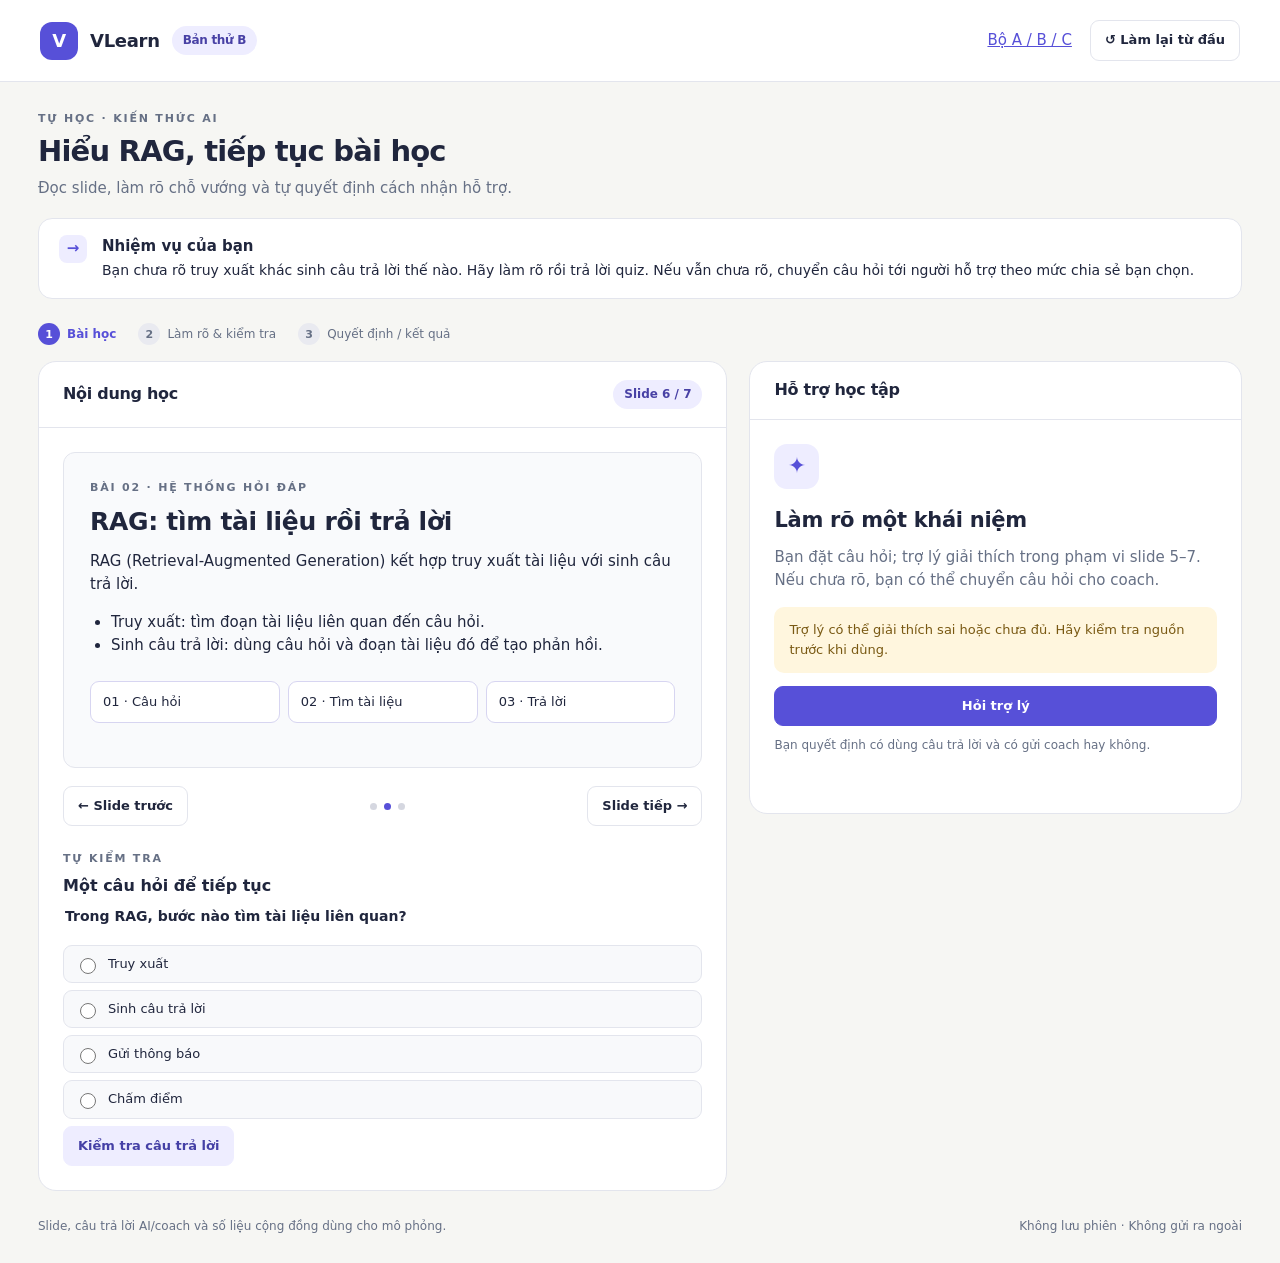
<file: khanh-option-b-prototype.html>
<!doctype html>
<html lang="vi"><head><meta charset="utf-8"><meta name="viewport" content="width=device-width,initial-scale=1"><title>VLearn · Phương án B</title><style>:root{--ink:#20263d;--muted:#667085;--purple:#5750d8;--line:#e3e5ed;--bg:#f6f6f3;--soft:#eeedff;--yellow:#fff6de;--green:#e9f5ee}*{box-sizing:border-box}body{margin:0;background:var(--bg);color:var(--ink);font:15px/1.55 system-ui,-apple-system,BlinkMacSystemFont,"Segoe UI",sans-serif}button,input,textarea,select{font:inherit}button{cursor:pointer}button:disabled{cursor:not-allowed;opacity:.45}button:focus-visible,a:focus-visible,input:focus-visible,textarea:focus-visible,select:focus-visible{outline:3px solid #9691ff;outline-offset:3px}a{color:var(--purple)}header{height:82px;background:white;border-bottom:1px solid var(--line);display:flex;align-items:center;justify-content:space-between;padding:0 40px}.brand{display:flex;align-items:center;gap:12px;font-weight:750;font-size:18px;letter-spacing:-.3px}.mark{background:var(--purple);color:white;width:38px;height:38px;border-radius:12px;display:grid;place-items:center}.top-actions{display:flex;align-items:center;gap:18px}.tag{font-size:12px;font-weight:650;padding:5px 11px;background:var(--soft);border-radius:20px;color:#4841a5}.shell{max-width:1340px;min-width:960px;margin:auto;padding:28px 38px}.eyebrow{font-size:11px;letter-spacing:1.8px;color:var(--muted);font-weight:750;text-transform:uppercase}h1{font-size:29px;line-height:1.2;letter-spacing:-.8px;margin:7px 0 8px}h2{font-size:21px;line-height:1.3;letter-spacing:-.3px;margin:0 0 12px}h3{font-size:16px;margin:0 0 8px}p{margin:0 0 14px}.muted{color:var(--muted)}.task{margin-top:18px;margin-bottom:24px;background:white;border:1px solid var(--line);border-radius:14px;padding:16px 20px;display:flex;align-items:flex-start;gap:15px}.task-num{width:28px;height:28px;background:var(--soft);border-radius:8px;color:var(--purple);display:grid;place-items:center;flex-shrink:0;font-weight:700}.task p{margin:2px 0 0;font-size:14px}.steps{display:flex;gap:22px;font-size:12px;color:var(--muted);margin:0 0 16px}.steps span{display:flex;align-items:center;gap:7px}.steps b{width:22px;height:22px;background:#e9eaf0;border-radius:50%;display:grid;place-items:center;font-size:11px}.steps .active{color:var(--purple);font-weight:700}.steps .active b{background:var(--purple);color:white}.grid{display:grid;grid-template-columns:minmax(0,1.4fr) minmax(350px,1fr);gap:22px;align-items:start}.card{background:white;border:1px solid var(--line);border-radius:18px;overflow:hidden}.card-title{padding:18px 24px;border-bottom:1px solid var(--line);display:flex;align-items:center;justify-content:space-between}.card-title h2{font-size:16px;margin:0}.card-body{padding:24px}.slide{min-height:260px;padding:26px;background:#f9fafc;border:1px solid var(--line);border-radius:12px}.slide h2{font-size:25px}.slide ul{padding-left:21px;margin:12px 0}.flow{display:flex;gap:8px;margin:24px 0 18px}.flow span{background:white;border:1px solid #d7d5f1;border-radius:9px;padding:10px 12px;font-size:13px;flex:1}.nav{display:flex;justify-content:space-between;align-items:center;margin:18px 0 24px}.dots{display:flex;gap:7px}.dots span{width:7px;height:7px;border-radius:50%;background:#d5d7e0}.dots .on{background:var(--purple)}.divider{border:0;border-top:1px solid var(--line);margin:23px 0}.btn{border:1px solid var(--line);background:white;color:var(--ink);padding:9px 14px;border-radius:9px;font-weight:600;font-size:13px;display:inline-flex;justify-content:center;align-items:center;gap:6px;text-decoration:none}.btn.primary{background:var(--purple);border-color:var(--purple);color:white}.btn.subtle{background:var(--soft);border-color:var(--soft);color:#4540a6}.btn.danger{color:#a63636}.btn.wide{width:100%}.actions{display:flex;gap:8px;flex-wrap:wrap;margin-top:16px}.small{font-size:12px}.box{border-radius:10px;background:var(--soft);padding:13px 15px;font-size:13px;margin:13px 0}.box.warn{background:var(--yellow);color:#795913}.box.success{background:var(--green);color:#286042}.box.neutral{background:#f5f6f9}.box p:last-child{margin-bottom:0}.control{display:flex;align-items:center;gap:9px;margin:12px 0}label{display:block;font-size:13px;font-weight:600;margin:12px 0 5px}textarea,input[type=text],select{width:100%;border:1px solid #cfd3df;border-radius:9px;background:white;padding:10px;color:var(--ink)}textarea{min-height:96px;resize:vertical}input[type=checkbox],input[type=radio]{accent-color:var(--purple);width:16px;height:16px;flex-shrink:0}.choice{display:flex;align-items:center;gap:9px;font-weight:400;margin:7px 0;padding:8px 11px;background:#f8f9fb;border:1px solid var(--line);border-radius:9px}.toggle{display:flex;align-items:center;justify-content:space-between;background:#f7f7fc;border:1px solid var(--line);border-radius:10px;padding:12px}.toggle label{margin:0;font-size:14px}.quiet{font-size:12px;color:var(--muted);margin:10px 0}.preview{border:1px solid var(--line);border-radius:10px;overflow:hidden;margin-top:14px}.preview dl{margin:0}.preview dt{font-size:11px;color:var(--muted);padding:11px 14px 0}.preview dd{margin:0;padding:3px 14px 11px;font-size:13px;white-space:pre-wrap;overflow-wrap:anywhere;border-bottom:1px solid var(--line)}.preview dd:last-child{border:0}.notice{min-height:22px;font-size:13px;color:var(--purple);margin-top:12px}.quiz legend{font-weight:600;font-size:14px;margin-bottom:10px}.quiz fieldset{border:0;padding:0;margin:0}.footer{display:flex;justify-content:space-between;margin-top:26px;font-size:12px;color:var(--muted)}.empty-icon{width:45px;height:45px;background:var(--soft);color:var(--purple);border-radius:13px;display:grid;place-items:center;font-size:22px;margin-bottom:18px}.inline-code{font-family:monospace}.badge-row{display:flex;gap:7px;flex-wrap:wrap;margin:10px 0}.linkbutton{border:0;background:none;color:var(--purple);padding:0;font-size:13px;text-decoration:underline}.home{max-width:1100px;margin:70px auto;padding:0 30px}.home-grid{display:grid;grid-template-columns:repeat(3,1fr);gap:20px;margin-top:32px}.home .card-body{min-height:175px}.home h1{font-size:42px}.home .card h2{font-size:25px}
</style></head>
<body data-option="b"><div id="app"></div><script>(() => {
  'use strict';
  const option = document.body.dataset.option;
  const app = document.getElementById('app');
  const slides = {
    5: {title:'Khi câu trả lời thiếu căn cứ', text:'Mô hình có thể tạo câu trả lời nghe hợp lý nhưng không đúng với tài liệu của lớp.', bullets:['Một câu trả lời trôi chảy chưa bảo đảm là đúng.','Cần tài liệu phù hợp với câu hỏi để kiểm tra căn cứ.']},
    6: {title:'RAG: tìm tài liệu rồi trả lời', text:'RAG (Retrieval-Augmented Generation) kết hợp truy xuất tài liệu với sinh câu trả lời.', bullets:['Truy xuất: tìm đoạn tài liệu liên quan đến câu hỏi.','Sinh câu trả lời: dùng câu hỏi và đoạn tài liệu đó để tạo phản hồi.']},
    7: {title:'Bốn bước của RAG', text:'Tài liệu tìm được trở thành ngữ cảnh cho mô hình.', bullets:['1. Nhận câu hỏi của người dùng.','2. Tìm đoạn tài liệu liên quan.','3. Đưa đoạn tài liệu cùng câu hỏi vào mô hình.','4. Mô hình sinh câu trả lời dựa trên ngữ cảnh.']}
  };
  const explanation = 'Truy xuất tìm các đoạn liên quan. Sinh câu trả lời dùng câu hỏi cùng các đoạn đó để tạo phản hồi. Ví dụ hỏi chính sách đổi trả: truy xuất tìm đoạn chính sách, rồi mô hình dùng đoạn đó để trả lời.';
  const coachReply = 'Bạn có thể hình dung truy xuất là tìm trang tài liệu cần đọc, còn sinh câu trả lời là dùng trang đó để trả lời câu hỏi. Hãy thử chỉ ra bước tìm tài liệu trong quiz.';
  const fresh = () => ({slide:6,stage:0,mode:'start',returnMode:'form',question:'',draft:'',kind:'Khái niệm / thuật ngữ',recipient:'Lab coach — hỗ trợ khái niệm',named:false,name:'',share:false,sourceSlide:6,query:'',answer:'',unsupported:false,quiz:'',checked:false,enabled:false,visits:0,started:0,suggestions:0,dismissed:false,prompt:false,reason:'',coach:false,submitted:false,message:'',why:false});
  let s = fresh();
  const esc = value => String(value).replace(/[&<>"']/g, x => ({'&':'&amp;','<':'&lt;','>':'&gt;','"':'&quot;',"'":'&#39;'}[x]));
  const btn = (label,action,kind='',extra='') => `<button class="btn ${kind}" data-action="${action}" ${extra}>${label}</button>`;
  const box = (text,kind='') => `<div class="box ${kind}">${text}</div>`;
  const renderQuiz = () => `<section class="quiz"><div class="eyebrow">Tự kiểm tra</div><h3 style="margin-top:6px">Một câu hỏi để tiếp tục</h3><fieldset><legend>Trong RAG, bước nào tìm tài liệu liên quan?</legend>${['Truy xuất','Sinh câu trả lời','Gửi thông báo','Chấm điểm'].map((v,i)=>`<label class="choice"><input type="radio" name="quiz" value="${i}" ${s.quiz===String(i)?'checked':''}>${v}</label>`).join('')}</fieldset>${btn('Kiểm tra câu trả lời','check','subtle')}${s.checked?box(s.quiz==='0'?'Đúng với slide 7: bước 2 là truy xuất. Một câu đúng chưa chứng minh bạn đã hiểu sâu.':'Đáp án chưa khớp slide 7. Bạn có thể đọc lại hoặc tiếp tục yêu cầu hỗ trợ.',''+(s.quiz==='0'?'success':'warn')):''}</section>`;
  function lesson() {
    const x=slides[s.slide];
    return `<section class="card"><div class="card-title"><h2>Nội dung học</h2><span class="tag">Slide ${s.slide} / 7</span></div><div class="card-body"><article class="slide"><div class="eyebrow">Bài 02 · Hệ thống hỏi đáp</div><h2 style="margin-top:10px">${x.title}</h2><p>${x.text}</p><ul>${x.bullets.map(t=>`<li>${t}</li>`).join('')}</ul>${s.slide===6?'<div class="flow"><span>01 · Câu hỏi</span><span>02 · Tìm tài liệu</span><span>03 · Trả lời</span></div>':''}</article><nav class="nav" aria-label="Chuyển slide">${btn('← Slide trước','prev','',s.slide===5?'disabled':'')}<div class="dots" aria-hidden="true">${[5,6,7].map(n=>`<span class="${n===s.slide?'on':''}"></span>`).join('')}</div>${btn('Slide tiếp →','next','',s.slide===7?'disabled':'')}</nav>${renderQuiz()}</div></section>`;
  }
  function controlsC(){
    return `<div class="toggle"><label for="enabled">Gợi ý trong phiên này</label><input id="enabled" type="checkbox" ${s.enabled?'checked':''}></div><p class="quiet">Khi bật, dùng thời gian ở slide và số lần quay lại. Không dùng ghi chú, đáp án quiz hoặc nội dung chat. Tắt sẽ xóa tín hiệu phiên.</p>`;
  }
  function start(){
    if(option==='a') return `<div class="empty-icon" aria-hidden="true">↗</div><h2>Bạn muốn hỏi phần nào?</h2><p class="muted">Chọn chỗ vướng và viết câu hỏi. Hệ thống gắn slide hiện tại, không tự suy đoán bạn chưa hiểu gì.</p>${box('Chỉ gửi cho coach khi bạn đã xem trước và xác nhận. Phản hồi trong bản thử này là mô phỏng.','neutral')}${btn('Đánh dấu & tạo câu hỏi','form','primary wide')}<p class="quiet">Bạn có thể tiếp tục đọc slide hoặc làm quiz mà không gửi.</p>`;
    if(option==='b') return `<div class="empty-icon" aria-hidden="true">✦</div><h2>Làm rõ một khái niệm</h2><p class="muted">Bạn đặt câu hỏi; trợ lý giải thích trong phạm vi slide 5–7. Nếu chưa rõ, bạn có thể chuyển câu hỏi cho coach.</p>${box('Trợ lý có thể giải thích sai hoặc chưa đủ. Hãy kiểm tra nguồn trước khi dùng.','warn')}${btn('Hỏi trợ lý','chat','primary wide')}<p class="quiet">Bạn quyết định có dùng câu trả lời và có gửi coach hay không.</p>`;
    const prompt=s.prompt?`${box(`<strong>Bạn có cần làm rõ phần này không?</strong><p class="small" style="margin-top:7px">Đây chỉ là suy đoán, có thể sai. Xem lại slide không đồng nghĩa bạn chưa hiểu.</p>`)}<button class="linkbutton" data-action="why">${s.why?'Ẩn căn cứ':'Vì sao mình hỏi?'}</button>${s.why?box(esc(s.reason),'neutral'):''}<div class="actions">${btn('Giải thích','explain','primary')}${btn('Nhờ coach','form')}${btn('Để sau','later')}${btn('Không cần giúp','reject')}${btn('Tắt gợi ý','disable')}</div>`:box(s.enabled?'Gợi ý đang bật. Bạn cứ học bình thường; ở slide 6 đủ 20 giây hoặc quay lại lần 2 có thể xuất hiện một gợi ý. Tối đa 2 lần/phiên.':'Gợi ý đang tắt. Bạn vẫn có thể hỏi trợ lý hoặc tự viết câu hỏi.','neutral');
    return `<div class="empty-icon" aria-hidden="true">◌</div><h2>Hỗ trợ trong lúc học</h2>${controlsC()}${prompt}<div class="actions">${btn('Tự viết câu hỏi','form')}${btn('Hỏi trợ lý','chat')}</div><p class="quiet">Không tự gắn cờ hoặc báo coach. Bạn luôn quyết định nội dung gửi.</p>`;
  }
  function form(){return `<h2>Câu hỏi cho coach</h2><p class="muted small">Viết đúng chỗ bạn đang vướng. Câu hỏi chưa được gửi.</p><label for="sourceSlide">Vị trí cần hỗ trợ</label><select id="sourceSlide">${[5,6,7].map(n=>`<option value="${n}" ${s.sourceSlide===n?'selected':''}>Slide ${n} — ${slides[n].title}</option>`).join('')}</select><label for="kind">Loại chỗ vướng</label><select id="kind">${['Khái niệm / thuật ngữ','Cách các bước liên hệ','Câu hỏi khác'].map(v=>`<option ${s.kind===v?'selected':''}>${v}</option>`).join('')}</select><label for="question">Câu hỏi của bạn</label><textarea id="question" placeholder="Mình chưa rõ…">${esc(s.question)}</textarea>${box('Hệ thống chỉ giữ nội dung bạn viết, không thêm nguyên nhân hoặc kết luận về năng lực.','neutral')}<div class="actions">${btn('Xem trước','preview','primary')}${btn('Quay lại bài học','close')}</div>`;}
  function chat(){return `<h2>Hỏi về slide</h2><p class="muted small">Nguồn: slide 5–7. Phản hồi được soạn sẵn cho bản thử.</p>${box('<strong>12 bạn khác cũng đánh dấu chưa hiểu</strong><br>Số liệu minh họa, không phải dữ liệu lớp học.','neutral')}<label for="query">Bạn muốn làm rõ điều gì?</label><textarea id="query" placeholder="Ví dụ: truy xuất khác sinh câu trả lời thế nào?">${esc(s.query)}</textarea><div class="actions">${btn('Truy xuất & sinh câu trả lời','ask-rag','subtle')}${btn('Cách chọn top-k','ask-topk')}${btn('Gửi câu hỏi','ask','primary')}${btn('Tự viết cho coach','form')}${btn('Quay lại bài học','close')}</div>`;}
  function answer(){return `<h2>Lời giải để bạn kiểm tra</h2>${box('Nội dung mô phỏng; trợ lý chỉ dùng slide 5–7.','neutral')}<p>${esc(s.answer)}</p><div class="badge-row"><span class="tag">${s.unsupported?'Chưa có căn cứ trong slide':'Có căn cứ trong slide'}</span></div><p class="small muted">Nhãn mô tả phạm vi tài liệu, không phải xác suất AI đúng.</p><details><summary>Nguồn và giới hạn</summary><div class="box neutral">${s.unsupported?'Slide 5–7 không nói cách chọn top-k hoặc trả lời câu hỏi này. Không tự đoán.':'Slide 6 định nghĩa RAG; slide 7, bước 2 tìm tài liệu và bước 4 sinh câu trả lời.'}</div></details><div class="actions">${btn('Mình đã rõ → quiz','understood','primary')}${btn('Vẫn chưa rõ → coach','draft')}${btn('Hỏi phần khác','chat')}${btn('Tự viết thay bản nháp','form')}</div>`;}
  function preview(){return `<h2>Kiểm tra trước khi gửi</h2><p class="muted small">Bản nháp có thể chưa diễn đạt đúng ý bạn. Hãy sửa trước khi gửi.</p><label for="draft">Nội dung yêu cầu</label><textarea id="draft">${esc(s.draft)}</textarea><label for="recipient">Người nhận</label><select id="recipient">${['Lab coach — hỗ trợ khái niệm','TA — hỗ trợ bài tập'].map(v=>`<option ${s.recipient===v?'selected':''}>${v}</option>`).join('')}</select><label class="control"><input id="named" type="checkbox" ${s.named?'checked':''}>Kèm tên của tôi</label>${s.named?`<label for="name">Tên hiển thị (chỉ dùng tên giả lập)</label><input type="text" id="name" value="${esc(s.name)}" placeholder="Ví dụ: Học viên 01">`:''}${option==='c'&&s.reason?`<label class="control"><input id="share" type="checkbox" ${s.share?'checked':''}>Kèm tín hiệu phiên này</label><p class="quiet">${esc(s.reason)} — đây là tín hiệu, không phải kết luận chưa hiểu.</p>`:''}<div class="preview"><dl><dt>Coach sẽ thấy</dt><dd id="previewIdentity">${s.named?esc(s.name||'Chưa nhập tên'):'Không kèm tên'}</dd><dt>Vị trí</dt><dd>Slide ${s.sourceSlide} · ${esc(s.kind)}</dd><dt>Người nhận</dt><dd id="previewRecipient">${esc(s.recipient)}</dd><dt>Nội dung</dt><dd id="previewDraft">${esc(s.draft)}</dd><dt>Tín hiệu</dt><dd id="previewSignal">${s.share&&s.reason?esc(s.reason):'Không chia sẻ'}</dd></dl></div><div class="actions">${btn('Xác nhận gửi','send','primary')}${btn('Sửa vị trí / viết lại','edit')}${btn('Không gửi','cancel')}</div>`;}
  function result(){if(s.mode==='learning')return `<h2>Bạn chọn tiếp tục học</h2>${box('Bạn có thể trả lời quiz và đối chiếu với slide. Không gửi câu hỏi hoặc dữ liệu cho coach.','success')}<p class="muted">Một lựa chọn “đã rõ” chưa chứng minh bạn hiểu sâu. Nếu cần, bạn vẫn có thể hỏi thêm.</p><div class="actions">${btn('Quay lại bài học','close','primary')}${btn('Hỏi phần khác','chat')}${btn('Tự viết cho coach','form')}</div>`;return `<h2>${s.submitted?'Yêu cầu đã gửi':'Đã thu hồi yêu cầu'}</h2>${box(s.submitted?'Mô phỏng — không gửi dữ liệu hoặc liên hệ coach thật.':'Yêu cầu được thu hồi trước khi đọc phản hồi mô phỏng.',s.submitted?'success':'neutral')}<p class="small muted">${esc(s.recipient)} · Slide ${s.sourceSlide} · ${s.named?esc(s.name):'Không kèm tên'}</p><div class="box neutral">${esc(s.draft).replace(/\n/g,'<br>')}</div>${s.submitted&&!s.coach?`<p class="quiet">Phản hồi coach là nội dung soạn sẵn để thử luồng, không phải cam kết thời gian chờ.</p><div class="actions">${btn('Đọc phản hồi mô phỏng','coach','primary')}${btn('Sửa yêu cầu','edit-sent')}${btn('Thu hồi','withdraw','danger')}</div>`:''}${s.coach?`${box('<strong>Coach — phản hồi mô phỏng</strong><p style="margin-top:8px">'+coachReply+'</p>')}<p class="quiet">Phản hồi đã được mở. Không hứa xóa nội dung người nhận đã đọc; bạn có thể gửi câu hỏi tiếp.</p><div class="actions">${btn('Hỏi thêm','followup')}${btn('Quay lại quiz','close','primary')}</div>`:`<div class="actions">${btn('Quay lại bài học','close')}${!s.submitted?btn('Viết lại câu hỏi','form'):''}</div>`}`;}
  function support(){let content=s.stage===2?result():s.stage===0?start():({form,chat,answer,preview}[s.mode]||start)();return `<section class="card"><div class="card-title"><h2>Hỗ trợ học tập</h2>${option==='c'&&s.stage!==0?btn(s.enabled?'Tắt gợi ý':'Gợi ý đang tắt','disable','',s.enabled?'':'disabled'):''}</div><div class="card-body">${content}<div class="notice" role="status" aria-live="polite">${esc(s.message)}</div></div></section>`;}
  function render(){const stage=s.stage;app.innerHTML=`<header><div class="brand"><span class="mark" aria-hidden="true">V</span>VLearn <span class="tag">Bản thử ${option.toUpperCase()}</span></div><div class="top-actions"><a href="../index.html">Bộ A / B / C</a>${btn('↺ Làm lại từ đầu','reset')}</div></header><main class="shell"><div class="eyebrow">Tự học · Kiến thức AI</div><h1>Hiểu RAG, tiếp tục bài học</h1><p class="muted">Đọc slide, làm rõ chỗ vướng và tự quyết định cách nhận hỗ trợ.</p><div class="task"><span class="task-num">→</span><div><strong>Nhiệm vụ của bạn</strong><p>Bạn chưa rõ truy xuất khác sinh câu trả lời thế nào. Hãy làm rõ rồi trả lời quiz. Nếu vẫn chưa rõ, chuyển câu hỏi tới người hỗ trợ theo mức chia sẻ bạn chọn.</p></div></div><div class="steps">${['Bài học','Làm rõ & kiểm tra','Quyết định / kết quả'].map((v,i)=>`<span class="${i===stage?'active':''}" ${i===stage?'aria-current="step"':''}><b>${i+1}</b>${v}</span>`).join('')}</div><div class="grid">${lesson()}${support()}</div><div class="footer"><span>Slide, câu trả lời AI/coach và số liệu cộng đồng dùng cho mô phỏng.</span><span>Không lưu phiên · Không gửi ra ngoài</span></div></main>`;}
  function field(id){return document.getElementById(id)?.value||'';}
  function saveForm(){s.question=field('question');s.kind=field('kind')||s.kind;s.sourceSlide=Number(field('sourceSlide')||s.sourceSlide);}
  function savePreview(){s.draft=field('draft');s.recipient=field('recipient')||s.recipient;s.name=field('name')||s.name;}
  function setMode(mode){s.stage=1;s.mode=mode;s.message='';render();}
  function updatePreview(){const map={previewIdentity:s.named?s.name||'Chưa nhập tên':'Không kèm tên',previewRecipient:s.recipient,previewDraft:s.draft,previewSignal:s.share&&s.reason?s.reason:'Không chia sẻ'};for(const [id,value]of Object.entries(map)){const el=document.getElementById(id);if(el)el.textContent=value;}}
  function answerQuery(query){s.query=query;const q=query.toLowerCase();s.unsupported=/top.?k|chọn k/.test(q)||!/rag|truy xuất|sinh|tài liệu|retrieval/.test(q);s.answer=s.unsupported?'Slide 5–7 chưa đủ căn cứ trả lời câu hỏi này. Bạn có thể làm rõ câu hỏi hoặc nhờ coach; trợ lý không tự đoán.':explanation;setMode('answer');}
  function disable(){s.enabled=false;s.visits=0;s.started=0;s.reason='';s.prompt=false;s.share=false;s.dismissed=false;s.message='Đã tắt và xóa tín hiệu phiên. Câu hỏi bạn viết vẫn được giữ.';render();}
  document.addEventListener('input',e=>{const id=e.target.id;if(['question','query','draft','name'].includes(id)){s[id]=e.target.value;updatePreview();}});
  document.addEventListener('change',e=>{const id=e.target.id;if(e.target.name==='quiz'){s.quiz=e.target.value;s.checked=false;return;}if(id==='enabled'){s.enabled=e.target.checked;s.visits=s.enabled&&s.slide===6?1:0;s.started=s.enabled?Date.now():0;s.dismissed=false;s.reason='';s.prompt=false;s.share=false;s.message=s.enabled?'Đã bật gợi ý cho phiên này.':'Đã tắt và xóa tín hiệu phiên.';render();}else if(id==='named'){savePreview();s.named=e.target.checked;render();}else if(id==='share'){s.share=e.target.checked;updatePreview();}else if(['recipient','sourceSlide','kind'].includes(id)){s[id]=id==='sourceSlide'?Number(e.target.value):e.target.value;updatePreview();}});
  document.addEventListener('click',e=>{const target=e.target.closest('[data-action]');if(!target||target.disabled)return;const a=target.dataset.action;s.message='';
    if(a==='reset'){s=fresh();render();return;}
    if(a==='prev'||a==='next'){s.slide=Math.max(5,Math.min(7,s.slide+(a==='next'?1:-1)));if(s.enabled){s.started=Date.now();if(s.slide===6)s.visits++;s.dismissed=false;s.prompt=false;}render();return;}
    if(a==='check'){if(!s.quiz){s.message='Chọn một đáp án trước khi kiểm tra.';}else s.checked=true;render();return;}
    if(a==='form'){s.sourceSlide=s.slide;s.returnMode='form';s.prompt=false;setMode('form');return;}
    if(a==='chat'){s.prompt=false;setMode('chat');return;}
    if(a==='ask-rag'){answerQuery('Truy xuất khác sinh câu trả lời thế nào?');return;}
    if(a==='ask-topk'){answerQuery('Cách chọn top-k?');return;}
    if(a==='ask'){const q=field('query').trim();if(!q){s.message='Hãy viết một câu hỏi hoặc chọn câu hỏi mẫu.';render();return;}answerQuery(q);return;}
    if(a==='explain'){s.sourceSlide=s.slide;s.prompt=false;answerQuery('Truy xuất khác sinh câu trả lời thế nào?');return;}
    if(a==='draft'){s.sourceSlide=s.slide;s.returnMode='answer';s.draft=`Mình đang đọc slide ${s.slide}. Câu hỏi: ${s.query||'Truy xuất khác sinh câu trả lời thế nào?'}\nMình đã đọc lời giải của trợ lý nhưng vẫn cần làm rõ.`;s.share=false;setMode('preview');return;}
    if(a==='preview'){saveForm();if(!s.question.trim()){s.message='Hãy mô tả chỗ bạn muốn hỏi trước khi xem trước.';render();return;}s.returnMode='form';s.draft=s.question;s.share=false;setMode('preview');return;}
    if(a==='send'){savePreview();if(!s.draft.trim()||(s.named&&!s.name.trim())){s.message=!s.draft.trim()?'Nội dung yêu cầu không được để trống.':'Hãy nhập tên giả lập hoặc bỏ chọn kèm tên.';render();return;}s.submitted=true;s.coach=false;s.stage=2;s.prompt=false;render();return;}
    if(a==='edit'||a==='edit-sent'){if(a==='edit')savePreview();s.question=s.draft;s.submitted=false;s.coach=false;s.returnMode='form';setMode('form');return;}
    if(a==='cancel'){savePreview();setMode(s.returnMode);s.message='Chưa gửi yêu cầu. Bạn có thể sửa hoặc tiếp tục học.';render();return;}
    if(a==='withdraw'){s.submitted=false;s.coach=false;s.share=false;render();return;}
    if(a==='coach'){s.coach=true;render();return;}
    if(a==='followup'){s.question='';s.draft='';s.submitted=false;s.coach=false;setMode('form');return;}
    if(a==='close'||a==='understood'){s.stage=a==='understood'?2:0;s.mode=a==='understood'?'learning':'start';s.prompt=false;s.dismissed=true;s.message=a==='understood'?'Bạn có thể thử câu quiz ở bên trái.':'Đã quay lại bài học. Nội dung bạn soạn vẫn được giữ trong phiên.';render();return;}
    if(a==='disable'){disable();return;}
    if(a==='why'){s.why=!s.why;render();return;}
    if(a==='later'||a==='reject'){s.prompt=false;s.dismissed=true;s.message=a==='reject'?'Đã bỏ gợi ý. Không tạo cờ khó khăn hoặc gửi coach.':'Đã để sau. Bạn có thể tiếp tục bài học.';render();}
  });
  setInterval(()=>{if(option!=='c'||!s.enabled||s.slide!==6||s.stage!==0||s.prompt||s.dismissed||s.suggestions>=2)return;const elapsed=Math.floor((Date.now()-s.started)/1000);if(elapsed>=20||s.visits>=2){s.reason=s.visits>=2?`Bạn đã mở slide 6 ${s.visits} lượt trong phiên đã bật gợi ý.`:`Bạn đang ở slide 6 khoảng ${elapsed} giây trong phiên đã bật gợi ý.`;s.suggestions++;s.prompt=true;s.why=false;render();}},500);
  render();
})();
</script></body></html>
</file>
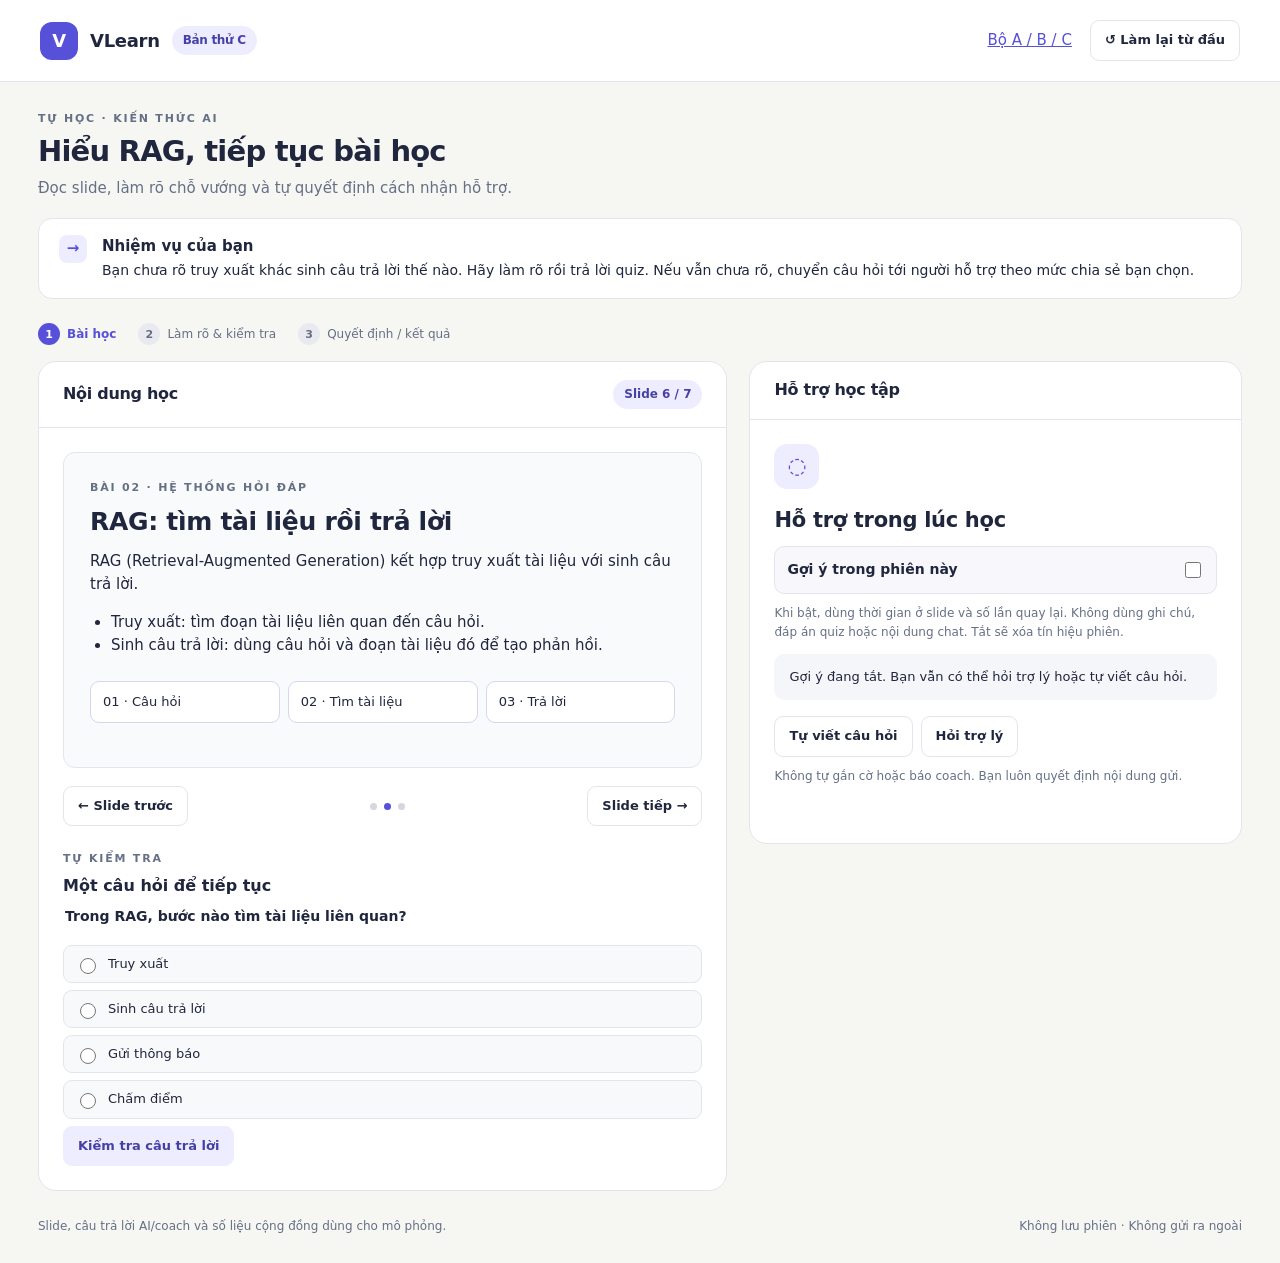
<file: khanh-option-c-choosing-prototype.html>
<!doctype html>
<html lang="vi"><head><meta charset="utf-8"><meta name="viewport" content="width=device-width,initial-scale=1"><title>VLearn · Phương án C</title><style>:root{--ink:#20263d;--muted:#667085;--purple:#5750d8;--line:#e3e5ed;--bg:#f6f6f3;--soft:#eeedff;--yellow:#fff6de;--green:#e9f5ee}*{box-sizing:border-box}body{margin:0;background:var(--bg);color:var(--ink);font:15px/1.55 system-ui,-apple-system,BlinkMacSystemFont,"Segoe UI",sans-serif}button,input,textarea,select{font:inherit}button{cursor:pointer}button:disabled{cursor:not-allowed;opacity:.45}button:focus-visible,a:focus-visible,input:focus-visible,textarea:focus-visible,select:focus-visible{outline:3px solid #9691ff;outline-offset:3px}a{color:var(--purple)}header{height:82px;background:white;border-bottom:1px solid var(--line);display:flex;align-items:center;justify-content:space-between;padding:0 40px}.brand{display:flex;align-items:center;gap:12px;font-weight:750;font-size:18px;letter-spacing:-.3px}.mark{background:var(--purple);color:white;width:38px;height:38px;border-radius:12px;display:grid;place-items:center}.top-actions{display:flex;align-items:center;gap:18px}.tag{font-size:12px;font-weight:650;padding:5px 11px;background:var(--soft);border-radius:20px;color:#4841a5}.shell{max-width:1340px;min-width:960px;margin:auto;padding:28px 38px}.eyebrow{font-size:11px;letter-spacing:1.8px;color:var(--muted);font-weight:750;text-transform:uppercase}h1{font-size:29px;line-height:1.2;letter-spacing:-.8px;margin:7px 0 8px}h2{font-size:21px;line-height:1.3;letter-spacing:-.3px;margin:0 0 12px}h3{font-size:16px;margin:0 0 8px}p{margin:0 0 14px}.muted{color:var(--muted)}.task{margin-top:18px;margin-bottom:24px;background:white;border:1px solid var(--line);border-radius:14px;padding:16px 20px;display:flex;align-items:flex-start;gap:15px}.task-num{width:28px;height:28px;background:var(--soft);border-radius:8px;color:var(--purple);display:grid;place-items:center;flex-shrink:0;font-weight:700}.task p{margin:2px 0 0;font-size:14px}.steps{display:flex;gap:22px;font-size:12px;color:var(--muted);margin:0 0 16px}.steps span{display:flex;align-items:center;gap:7px}.steps b{width:22px;height:22px;background:#e9eaf0;border-radius:50%;display:grid;place-items:center;font-size:11px}.steps .active{color:var(--purple);font-weight:700}.steps .active b{background:var(--purple);color:white}.grid{display:grid;grid-template-columns:minmax(0,1.4fr) minmax(350px,1fr);gap:22px;align-items:start}.card{background:white;border:1px solid var(--line);border-radius:18px;overflow:hidden}.card-title{padding:18px 24px;border-bottom:1px solid var(--line);display:flex;align-items:center;justify-content:space-between}.card-title h2{font-size:16px;margin:0}.card-body{padding:24px}.slide{min-height:260px;padding:26px;background:#f9fafc;border:1px solid var(--line);border-radius:12px}.slide h2{font-size:25px}.slide ul{padding-left:21px;margin:12px 0}.flow{display:flex;gap:8px;margin:24px 0 18px}.flow span{background:white;border:1px solid #d7d5f1;border-radius:9px;padding:10px 12px;font-size:13px;flex:1}.nav{display:flex;justify-content:space-between;align-items:center;margin:18px 0 24px}.dots{display:flex;gap:7px}.dots span{width:7px;height:7px;border-radius:50%;background:#d5d7e0}.dots .on{background:var(--purple)}.divider{border:0;border-top:1px solid var(--line);margin:23px 0}.btn{border:1px solid var(--line);background:white;color:var(--ink);padding:9px 14px;border-radius:9px;font-weight:600;font-size:13px;display:inline-flex;justify-content:center;align-items:center;gap:6px;text-decoration:none}.btn.primary{background:var(--purple);border-color:var(--purple);color:white}.btn.subtle{background:var(--soft);border-color:var(--soft);color:#4540a6}.btn.danger{color:#a63636}.btn.wide{width:100%}.actions{display:flex;gap:8px;flex-wrap:wrap;margin-top:16px}.small{font-size:12px}.box{border-radius:10px;background:var(--soft);padding:13px 15px;font-size:13px;margin:13px 0}.box.warn{background:var(--yellow);color:#795913}.box.success{background:var(--green);color:#286042}.box.neutral{background:#f5f6f9}.box p:last-child{margin-bottom:0}.control{display:flex;align-items:center;gap:9px;margin:12px 0}label{display:block;font-size:13px;font-weight:600;margin:12px 0 5px}textarea,input[type=text],select{width:100%;border:1px solid #cfd3df;border-radius:9px;background:white;padding:10px;color:var(--ink)}textarea{min-height:96px;resize:vertical}input[type=checkbox],input[type=radio]{accent-color:var(--purple);width:16px;height:16px;flex-shrink:0}.choice{display:flex;align-items:center;gap:9px;font-weight:400;margin:7px 0;padding:8px 11px;background:#f8f9fb;border:1px solid var(--line);border-radius:9px}.toggle{display:flex;align-items:center;justify-content:space-between;background:#f7f7fc;border:1px solid var(--line);border-radius:10px;padding:12px}.toggle label{margin:0;font-size:14px}.quiet{font-size:12px;color:var(--muted);margin:10px 0}.preview{border:1px solid var(--line);border-radius:10px;overflow:hidden;margin-top:14px}.preview dl{margin:0}.preview dt{font-size:11px;color:var(--muted);padding:11px 14px 0}.preview dd{margin:0;padding:3px 14px 11px;font-size:13px;white-space:pre-wrap;overflow-wrap:anywhere;border-bottom:1px solid var(--line)}.preview dd:last-child{border:0}.notice{min-height:22px;font-size:13px;color:var(--purple);margin-top:12px}.quiz legend{font-weight:600;font-size:14px;margin-bottom:10px}.quiz fieldset{border:0;padding:0;margin:0}.footer{display:flex;justify-content:space-between;margin-top:26px;font-size:12px;color:var(--muted)}.empty-icon{width:45px;height:45px;background:var(--soft);color:var(--purple);border-radius:13px;display:grid;place-items:center;font-size:22px;margin-bottom:18px}.inline-code{font-family:monospace}.badge-row{display:flex;gap:7px;flex-wrap:wrap;margin:10px 0}.linkbutton{border:0;background:none;color:var(--purple);padding:0;font-size:13px;text-decoration:underline}.home{max-width:1100px;margin:70px auto;padding:0 30px}.home-grid{display:grid;grid-template-columns:repeat(3,1fr);gap:20px;margin-top:32px}.home .card-body{min-height:175px}.home h1{font-size:42px}.home .card h2{font-size:25px}
</style></head>
<body data-option="c"><div id="app"></div><script>(() => {
  'use strict';
  const option = document.body.dataset.option;
  const app = document.getElementById('app');
  const slides = {
    5: {title:'Khi câu trả lời thiếu căn cứ', text:'Mô hình có thể tạo câu trả lời nghe hợp lý nhưng không đúng với tài liệu của lớp.', bullets:['Một câu trả lời trôi chảy chưa bảo đảm là đúng.','Cần tài liệu phù hợp với câu hỏi để kiểm tra căn cứ.']},
    6: {title:'RAG: tìm tài liệu rồi trả lời', text:'RAG (Retrieval-Augmented Generation) kết hợp truy xuất tài liệu với sinh câu trả lời.', bullets:['Truy xuất: tìm đoạn tài liệu liên quan đến câu hỏi.','Sinh câu trả lời: dùng câu hỏi và đoạn tài liệu đó để tạo phản hồi.']},
    7: {title:'Bốn bước của RAG', text:'Tài liệu tìm được trở thành ngữ cảnh cho mô hình.', bullets:['1. Nhận câu hỏi của người dùng.','2. Tìm đoạn tài liệu liên quan.','3. Đưa đoạn tài liệu cùng câu hỏi vào mô hình.','4. Mô hình sinh câu trả lời dựa trên ngữ cảnh.']}
  };
  const explanation = 'Truy xuất tìm các đoạn liên quan. Sinh câu trả lời dùng câu hỏi cùng các đoạn đó để tạo phản hồi. Ví dụ hỏi chính sách đổi trả: truy xuất tìm đoạn chính sách, rồi mô hình dùng đoạn đó để trả lời.';
  const coachReply = 'Bạn có thể hình dung truy xuất là tìm trang tài liệu cần đọc, còn sinh câu trả lời là dùng trang đó để trả lời câu hỏi. Hãy thử chỉ ra bước tìm tài liệu trong quiz.';
  const fresh = () => ({slide:6,stage:0,mode:'start',returnMode:'form',question:'',draft:'',kind:'Khái niệm / thuật ngữ',recipient:'Lab coach — hỗ trợ khái niệm',named:false,name:'',share:false,sourceSlide:6,query:'',answer:'',unsupported:false,quiz:'',checked:false,enabled:false,visits:0,started:0,suggestions:0,dismissed:false,prompt:false,reason:'',coach:false,submitted:false,message:'',why:false});
  let s = fresh();
  const esc = value => String(value).replace(/[&<>"']/g, x => ({'&':'&amp;','<':'&lt;','>':'&gt;','"':'&quot;',"'":'&#39;'}[x]));
  const btn = (label,action,kind='',extra='') => `<button class="btn ${kind}" data-action="${action}" ${extra}>${label}</button>`;
  const box = (text,kind='') => `<div class="box ${kind}">${text}</div>`;
  const renderQuiz = () => `<section class="quiz"><div class="eyebrow">Tự kiểm tra</div><h3 style="margin-top:6px">Một câu hỏi để tiếp tục</h3><fieldset><legend>Trong RAG, bước nào tìm tài liệu liên quan?</legend>${['Truy xuất','Sinh câu trả lời','Gửi thông báo','Chấm điểm'].map((v,i)=>`<label class="choice"><input type="radio" name="quiz" value="${i}" ${s.quiz===String(i)?'checked':''}>${v}</label>`).join('')}</fieldset>${btn('Kiểm tra câu trả lời','check','subtle')}${s.checked?box(s.quiz==='0'?'Đúng với slide 7: bước 2 là truy xuất. Một câu đúng chưa chứng minh bạn đã hiểu sâu.':'Đáp án chưa khớp slide 7. Bạn có thể đọc lại hoặc tiếp tục yêu cầu hỗ trợ.',''+(s.quiz==='0'?'success':'warn')):''}</section>`;
  function lesson() {
    const x=slides[s.slide];
    return `<section class="card"><div class="card-title"><h2>Nội dung học</h2><span class="tag">Slide ${s.slide} / 7</span></div><div class="card-body"><article class="slide"><div class="eyebrow">Bài 02 · Hệ thống hỏi đáp</div><h2 style="margin-top:10px">${x.title}</h2><p>${x.text}</p><ul>${x.bullets.map(t=>`<li>${t}</li>`).join('')}</ul>${s.slide===6?'<div class="flow"><span>01 · Câu hỏi</span><span>02 · Tìm tài liệu</span><span>03 · Trả lời</span></div>':''}</article><nav class="nav" aria-label="Chuyển slide">${btn('← Slide trước','prev','',s.slide===5?'disabled':'')}<div class="dots" aria-hidden="true">${[5,6,7].map(n=>`<span class="${n===s.slide?'on':''}"></span>`).join('')}</div>${btn('Slide tiếp →','next','',s.slide===7?'disabled':'')}</nav>${renderQuiz()}</div></section>`;
  }
  function controlsC(){
    return `<div class="toggle"><label for="enabled">Gợi ý trong phiên này</label><input id="enabled" type="checkbox" ${s.enabled?'checked':''}></div><p class="quiet">Khi bật, dùng thời gian ở slide và số lần quay lại. Không dùng ghi chú, đáp án quiz hoặc nội dung chat. Tắt sẽ xóa tín hiệu phiên.</p>`;
  }
  function start(){
    if(option==='a') return `<div class="empty-icon" aria-hidden="true">↗</div><h2>Bạn muốn hỏi phần nào?</h2><p class="muted">Chọn chỗ vướng và viết câu hỏi. Hệ thống gắn slide hiện tại, không tự suy đoán bạn chưa hiểu gì.</p>${box('Chỉ gửi cho coach khi bạn đã xem trước và xác nhận. Phản hồi trong bản thử này là mô phỏng.','neutral')}${btn('Đánh dấu & tạo câu hỏi','form','primary wide')}<p class="quiet">Bạn có thể tiếp tục đọc slide hoặc làm quiz mà không gửi.</p>`;
    if(option==='b') return `<div class="empty-icon" aria-hidden="true">✦</div><h2>Làm rõ một khái niệm</h2><p class="muted">Bạn đặt câu hỏi; trợ lý giải thích trong phạm vi slide 5–7. Nếu chưa rõ, bạn có thể chuyển câu hỏi cho coach.</p>${box('Trợ lý có thể giải thích sai hoặc chưa đủ. Hãy kiểm tra nguồn trước khi dùng.','warn')}${btn('Hỏi trợ lý','chat','primary wide')}<p class="quiet">Bạn quyết định có dùng câu trả lời và có gửi coach hay không.</p>`;
    const prompt=s.prompt?`${box(`<strong>Bạn có cần làm rõ phần này không?</strong><p class="small" style="margin-top:7px">Đây chỉ là suy đoán, có thể sai. Xem lại slide không đồng nghĩa bạn chưa hiểu.</p>`)}<button class="linkbutton" data-action="why">${s.why?'Ẩn căn cứ':'Vì sao mình hỏi?'}</button>${s.why?box(esc(s.reason),'neutral'):''}<div class="actions">${btn('Giải thích','explain','primary')}${btn('Nhờ coach','form')}${btn('Để sau','later')}${btn('Không cần giúp','reject')}${btn('Tắt gợi ý','disable')}</div>`:box(s.enabled?'Gợi ý đang bật. Bạn cứ học bình thường; ở slide 6 đủ 20 giây hoặc quay lại lần 2 có thể xuất hiện một gợi ý. Tối đa 2 lần/phiên.':'Gợi ý đang tắt. Bạn vẫn có thể hỏi trợ lý hoặc tự viết câu hỏi.','neutral');
    return `<div class="empty-icon" aria-hidden="true">◌</div><h2>Hỗ trợ trong lúc học</h2>${controlsC()}${prompt}<div class="actions">${btn('Tự viết câu hỏi','form')}${btn('Hỏi trợ lý','chat')}</div><p class="quiet">Không tự gắn cờ hoặc báo coach. Bạn luôn quyết định nội dung gửi.</p>`;
  }
  function form(){return `<h2>Câu hỏi cho coach</h2><p class="muted small">Viết đúng chỗ bạn đang vướng. Câu hỏi chưa được gửi.</p><label for="sourceSlide">Vị trí cần hỗ trợ</label><select id="sourceSlide">${[5,6,7].map(n=>`<option value="${n}" ${s.sourceSlide===n?'selected':''}>Slide ${n} — ${slides[n].title}</option>`).join('')}</select><label for="kind">Loại chỗ vướng</label><select id="kind">${['Khái niệm / thuật ngữ','Cách các bước liên hệ','Câu hỏi khác'].map(v=>`<option ${s.kind===v?'selected':''}>${v}</option>`).join('')}</select><label for="question">Câu hỏi của bạn</label><textarea id="question" placeholder="Mình chưa rõ…">${esc(s.question)}</textarea>${box('Hệ thống chỉ giữ nội dung bạn viết, không thêm nguyên nhân hoặc kết luận về năng lực.','neutral')}<div class="actions">${btn('Xem trước','preview','primary')}${btn('Quay lại bài học','close')}</div>`;}
  function chat(){return `<h2>Hỏi về slide</h2><p class="muted small">Nguồn: slide 5–7. Phản hồi được soạn sẵn cho bản thử.</p>${box('<strong>12 bạn khác cũng đánh dấu chưa hiểu</strong><br>Số liệu minh họa, không phải dữ liệu lớp học.','neutral')}<label for="query">Bạn muốn làm rõ điều gì?</label><textarea id="query" placeholder="Ví dụ: truy xuất khác sinh câu trả lời thế nào?">${esc(s.query)}</textarea><div class="actions">${btn('Truy xuất & sinh câu trả lời','ask-rag','subtle')}${btn('Cách chọn top-k','ask-topk')}${btn('Gửi câu hỏi','ask','primary')}${btn('Tự viết cho coach','form')}${btn('Quay lại bài học','close')}</div>`;}
  function answer(){return `<h2>Lời giải để bạn kiểm tra</h2>${box('Nội dung mô phỏng; trợ lý chỉ dùng slide 5–7.','neutral')}<p>${esc(s.answer)}</p><div class="badge-row"><span class="tag">${s.unsupported?'Chưa có căn cứ trong slide':'Có căn cứ trong slide'}</span></div><p class="small muted">Nhãn mô tả phạm vi tài liệu, không phải xác suất AI đúng.</p><details><summary>Nguồn và giới hạn</summary><div class="box neutral">${s.unsupported?'Slide 5–7 không nói cách chọn top-k hoặc trả lời câu hỏi này. Không tự đoán.':'Slide 6 định nghĩa RAG; slide 7, bước 2 tìm tài liệu và bước 4 sinh câu trả lời.'}</div></details><div class="actions">${btn('Mình đã rõ → quiz','understood','primary')}${btn('Vẫn chưa rõ → coach','draft')}${btn('Hỏi phần khác','chat')}${btn('Tự viết thay bản nháp','form')}</div>`;}
  function preview(){return `<h2>Kiểm tra trước khi gửi</h2><p class="muted small">Bản nháp có thể chưa diễn đạt đúng ý bạn. Hãy sửa trước khi gửi.</p><label for="draft">Nội dung yêu cầu</label><textarea id="draft">${esc(s.draft)}</textarea><label for="recipient">Người nhận</label><select id="recipient">${['Lab coach — hỗ trợ khái niệm','TA — hỗ trợ bài tập'].map(v=>`<option ${s.recipient===v?'selected':''}>${v}</option>`).join('')}</select><label class="control"><input id="named" type="checkbox" ${s.named?'checked':''}>Kèm tên của tôi</label>${s.named?`<label for="name">Tên hiển thị (chỉ dùng tên giả lập)</label><input type="text" id="name" value="${esc(s.name)}" placeholder="Ví dụ: Học viên 01">`:''}${option==='c'&&s.reason?`<label class="control"><input id="share" type="checkbox" ${s.share?'checked':''}>Kèm tín hiệu phiên này</label><p class="quiet">${esc(s.reason)} — đây là tín hiệu, không phải kết luận chưa hiểu.</p>`:''}<div class="preview"><dl><dt>Coach sẽ thấy</dt><dd id="previewIdentity">${s.named?esc(s.name||'Chưa nhập tên'):'Không kèm tên'}</dd><dt>Vị trí</dt><dd>Slide ${s.sourceSlide} · ${esc(s.kind)}</dd><dt>Người nhận</dt><dd id="previewRecipient">${esc(s.recipient)}</dd><dt>Nội dung</dt><dd id="previewDraft">${esc(s.draft)}</dd><dt>Tín hiệu</dt><dd id="previewSignal">${s.share&&s.reason?esc(s.reason):'Không chia sẻ'}</dd></dl></div><div class="actions">${btn('Xác nhận gửi','send','primary')}${btn('Sửa vị trí / viết lại','edit')}${btn('Không gửi','cancel')}</div>`;}
  function result(){if(s.mode==='learning')return `<h2>Bạn chọn tiếp tục học</h2>${box('Bạn có thể trả lời quiz và đối chiếu với slide. Không gửi câu hỏi hoặc dữ liệu cho coach.','success')}<p class="muted">Một lựa chọn “đã rõ” chưa chứng minh bạn hiểu sâu. Nếu cần, bạn vẫn có thể hỏi thêm.</p><div class="actions">${btn('Quay lại bài học','close','primary')}${btn('Hỏi phần khác','chat')}${btn('Tự viết cho coach','form')}</div>`;return `<h2>${s.submitted?'Yêu cầu đã gửi':'Đã thu hồi yêu cầu'}</h2>${box(s.submitted?'Mô phỏng — không gửi dữ liệu hoặc liên hệ coach thật.':'Yêu cầu được thu hồi trước khi đọc phản hồi mô phỏng.',s.submitted?'success':'neutral')}<p class="small muted">${esc(s.recipient)} · Slide ${s.sourceSlide} · ${s.named?esc(s.name):'Không kèm tên'}</p><div class="box neutral">${esc(s.draft).replace(/\n/g,'<br>')}</div>${s.submitted&&!s.coach?`<p class="quiet">Phản hồi coach là nội dung soạn sẵn để thử luồng, không phải cam kết thời gian chờ.</p><div class="actions">${btn('Đọc phản hồi mô phỏng','coach','primary')}${btn('Sửa yêu cầu','edit-sent')}${btn('Thu hồi','withdraw','danger')}</div>`:''}${s.coach?`${box('<strong>Coach — phản hồi mô phỏng</strong><p style="margin-top:8px">'+coachReply+'</p>')}<p class="quiet">Phản hồi đã được mở. Không hứa xóa nội dung người nhận đã đọc; bạn có thể gửi câu hỏi tiếp.</p><div class="actions">${btn('Hỏi thêm','followup')}${btn('Quay lại quiz','close','primary')}</div>`:`<div class="actions">${btn('Quay lại bài học','close')}${!s.submitted?btn('Viết lại câu hỏi','form'):''}</div>`}`;}
  function support(){let content=s.stage===2?result():s.stage===0?start():({form,chat,answer,preview}[s.mode]||start)();return `<section class="card"><div class="card-title"><h2>Hỗ trợ học tập</h2>${option==='c'&&s.stage!==0?btn(s.enabled?'Tắt gợi ý':'Gợi ý đang tắt','disable','',s.enabled?'':'disabled'):''}</div><div class="card-body">${content}<div class="notice" role="status" aria-live="polite">${esc(s.message)}</div></div></section>`;}
  function render(){const stage=s.stage;app.innerHTML=`<header><div class="brand"><span class="mark" aria-hidden="true">V</span>VLearn <span class="tag">Bản thử ${option.toUpperCase()}</span></div><div class="top-actions"><a href="../index.html">Bộ A / B / C</a>${btn('↺ Làm lại từ đầu','reset')}</div></header><main class="shell"><div class="eyebrow">Tự học · Kiến thức AI</div><h1>Hiểu RAG, tiếp tục bài học</h1><p class="muted">Đọc slide, làm rõ chỗ vướng và tự quyết định cách nhận hỗ trợ.</p><div class="task"><span class="task-num">→</span><div><strong>Nhiệm vụ của bạn</strong><p>Bạn chưa rõ truy xuất khác sinh câu trả lời thế nào. Hãy làm rõ rồi trả lời quiz. Nếu vẫn chưa rõ, chuyển câu hỏi tới người hỗ trợ theo mức chia sẻ bạn chọn.</p></div></div><div class="steps">${['Bài học','Làm rõ & kiểm tra','Quyết định / kết quả'].map((v,i)=>`<span class="${i===stage?'active':''}" ${i===stage?'aria-current="step"':''}><b>${i+1}</b>${v}</span>`).join('')}</div><div class="grid">${lesson()}${support()}</div><div class="footer"><span>Slide, câu trả lời AI/coach và số liệu cộng đồng dùng cho mô phỏng.</span><span>Không lưu phiên · Không gửi ra ngoài</span></div></main>`;}
  function field(id){return document.getElementById(id)?.value||'';}
  function saveForm(){s.question=field('question');s.kind=field('kind')||s.kind;s.sourceSlide=Number(field('sourceSlide')||s.sourceSlide);}
  function savePreview(){s.draft=field('draft');s.recipient=field('recipient')||s.recipient;s.name=field('name')||s.name;}
  function setMode(mode){s.stage=1;s.mode=mode;s.message='';render();}
  function updatePreview(){const map={previewIdentity:s.named?s.name||'Chưa nhập tên':'Không kèm tên',previewRecipient:s.recipient,previewDraft:s.draft,previewSignal:s.share&&s.reason?s.reason:'Không chia sẻ'};for(const [id,value]of Object.entries(map)){const el=document.getElementById(id);if(el)el.textContent=value;}}
  function answerQuery(query){s.query=query;const q=query.toLowerCase();s.unsupported=/top.?k|chọn k/.test(q)||!/rag|truy xuất|sinh|tài liệu|retrieval/.test(q);s.answer=s.unsupported?'Slide 5–7 chưa đủ căn cứ trả lời câu hỏi này. Bạn có thể làm rõ câu hỏi hoặc nhờ coach; trợ lý không tự đoán.':explanation;setMode('answer');}
  function disable(){s.enabled=false;s.visits=0;s.started=0;s.reason='';s.prompt=false;s.share=false;s.dismissed=false;s.message='Đã tắt và xóa tín hiệu phiên. Câu hỏi bạn viết vẫn được giữ.';render();}
  document.addEventListener('input',e=>{const id=e.target.id;if(['question','query','draft','name'].includes(id)){s[id]=e.target.value;updatePreview();}});
  document.addEventListener('change',e=>{const id=e.target.id;if(e.target.name==='quiz'){s.quiz=e.target.value;s.checked=false;return;}if(id==='enabled'){s.enabled=e.target.checked;s.visits=s.enabled&&s.slide===6?1:0;s.started=s.enabled?Date.now():0;s.dismissed=false;s.reason='';s.prompt=false;s.share=false;s.message=s.enabled?'Đã bật gợi ý cho phiên này.':'Đã tắt và xóa tín hiệu phiên.';render();}else if(id==='named'){savePreview();s.named=e.target.checked;render();}else if(id==='share'){s.share=e.target.checked;updatePreview();}else if(['recipient','sourceSlide','kind'].includes(id)){s[id]=id==='sourceSlide'?Number(e.target.value):e.target.value;updatePreview();}});
  document.addEventListener('click',e=>{const target=e.target.closest('[data-action]');if(!target||target.disabled)return;const a=target.dataset.action;s.message='';
    if(a==='reset'){s=fresh();render();return;}
    if(a==='prev'||a==='next'){s.slide=Math.max(5,Math.min(7,s.slide+(a==='next'?1:-1)));if(s.enabled){s.started=Date.now();if(s.slide===6)s.visits++;s.dismissed=false;s.prompt=false;}render();return;}
    if(a==='check'){if(!s.quiz){s.message='Chọn một đáp án trước khi kiểm tra.';}else s.checked=true;render();return;}
    if(a==='form'){s.sourceSlide=s.slide;s.returnMode='form';s.prompt=false;setMode('form');return;}
    if(a==='chat'){s.prompt=false;setMode('chat');return;}
    if(a==='ask-rag'){answerQuery('Truy xuất khác sinh câu trả lời thế nào?');return;}
    if(a==='ask-topk'){answerQuery('Cách chọn top-k?');return;}
    if(a==='ask'){const q=field('query').trim();if(!q){s.message='Hãy viết một câu hỏi hoặc chọn câu hỏi mẫu.';render();return;}answerQuery(q);return;}
    if(a==='explain'){s.sourceSlide=s.slide;s.prompt=false;answerQuery('Truy xuất khác sinh câu trả lời thế nào?');return;}
    if(a==='draft'){s.sourceSlide=s.slide;s.returnMode='answer';s.draft=`Mình đang đọc slide ${s.slide}. Câu hỏi: ${s.query||'Truy xuất khác sinh câu trả lời thế nào?'}\nMình đã đọc lời giải của trợ lý nhưng vẫn cần làm rõ.`;s.share=false;setMode('preview');return;}
    if(a==='preview'){saveForm();if(!s.question.trim()){s.message='Hãy mô tả chỗ bạn muốn hỏi trước khi xem trước.';render();return;}s.returnMode='form';s.draft=s.question;s.share=false;setMode('preview');return;}
    if(a==='send'){savePreview();if(!s.draft.trim()||(s.named&&!s.name.trim())){s.message=!s.draft.trim()?'Nội dung yêu cầu không được để trống.':'Hãy nhập tên giả lập hoặc bỏ chọn kèm tên.';render();return;}s.submitted=true;s.coach=false;s.stage=2;s.prompt=false;render();return;}
    if(a==='edit'||a==='edit-sent'){if(a==='edit')savePreview();s.question=s.draft;s.submitted=false;s.coach=false;s.returnMode='form';setMode('form');return;}
    if(a==='cancel'){savePreview();setMode(s.returnMode);s.message='Chưa gửi yêu cầu. Bạn có thể sửa hoặc tiếp tục học.';render();return;}
    if(a==='withdraw'){s.submitted=false;s.coach=false;s.share=false;render();return;}
    if(a==='coach'){s.coach=true;render();return;}
    if(a==='followup'){s.question='';s.draft='';s.submitted=false;s.coach=false;setMode('form');return;}
    if(a==='close'||a==='understood'){s.stage=a==='understood'?2:0;s.mode=a==='understood'?'learning':'start';s.prompt=false;s.dismissed=true;s.message=a==='understood'?'Bạn có thể thử câu quiz ở bên trái.':'Đã quay lại bài học. Nội dung bạn soạn vẫn được giữ trong phiên.';render();return;}
    if(a==='disable'){disable();return;}
    if(a==='why'){s.why=!s.why;render();return;}
    if(a==='later'||a==='reject'){s.prompt=false;s.dismissed=true;s.message=a==='reject'?'Đã bỏ gợi ý. Không tạo cờ khó khăn hoặc gửi coach.':'Đã để sau. Bạn có thể tiếp tục bài học.';render();}
  });
  setInterval(()=>{if(option!=='c'||!s.enabled||s.slide!==6||s.stage!==0||s.prompt||s.dismissed||s.suggestions>=2)return;const elapsed=Math.floor((Date.now()-s.started)/1000);if(elapsed>=20||s.visits>=2){s.reason=s.visits>=2?`Bạn đã mở slide 6 ${s.visits} lượt trong phiên đã bật gợi ý.`:`Bạn đang ở slide 6 khoảng ${elapsed} giây trong phiên đã bật gợi ý.`;s.suggestions++;s.prompt=true;s.why=false;render();}},500);
  render();
})();
</script></body></html>
</file>
<file: prototype_phuongnam/style.css>
:root {
    --primary: #2563eb;
    --primary-hover: #1d4ed8;
    --primary-light: #eff6ff;
    --success: #16a34a;
    --success-light: #f0fdf4;
    --warning: #d97706;
    --warning-light: #fffbeb;
    --danger: #dc2626;
    --bg-main: #f8fafc;
    --bg-card: #ffffff;
    --text-main: #0f172a;
    --text-muted: #64748b;
    --border: #e2e8f0;
    --border-focus: #94a3b8;
    --shadow-sm: 0 1px 2px 0 rgb(0 0 0 / 0.05);
    --shadow-md: 0 4px 6px -1px rgb(0 0 0 / 0.1), 0 2px 4px -2px rgb(0 0 0 / 0.1);
    --shadow-lg: 0 10px 15px -3px rgb(0 0 0 / 0.1), 0 4px 6px -4px rgb(0 0 0 / 0.1);
    --radius: 10px;
    --radius-sm: 6px;
    --font: 'Inter', -apple-system, BlinkMacSystemFont, 'Segoe UI', Roboto, sans-serif;
    --font-mono: 'JetBrains Mono', monospace;
}

* {
    box-sizing: border-box;
    margin: 0;
    padding: 0;
}

body {
    font-family: var(--font);
    background-color: var(--bg-main);
    color: var(--text-main);
    line-height: 1.5;
    min-height: 100vh;
    display: flex;
    flex-direction: column;
}

/* NAVBAR */
.navbar {
    background: var(--bg-card);
    border-bottom: 1px solid var(--border);
    padding: 10px 24px;
    display: flex;
    align-items: center;
    justify-content: space-between;
    gap: 16px;
    position: sticky;
    top: 0;
    z-index: 100;
    box-shadow: var(--shadow-sm);
}

.nav-left {
    display: flex;
    align-items: center;
    gap: 12px;
}

.logo {
    display: flex;
    align-items: center;
    gap: 6px;
    font-size: 1.05rem;
    color: var(--primary);
}

.logo-icon {
    font-size: 1.3rem;
}

.badge {
    display: inline-flex;
    align-items: center;
    padding: 3px 8px;
    font-size: 0.75rem;
    font-weight: 600;
    border-radius: 9999px;
}

.track-badge {
    background-color: #e0e7ff;
    color: #3730a3;
}

.badge-hint {
    background-color: #fef3c7;
    color: #92400e;
}

.badge-time {
    background-color: #f1f5f9;
    color: #475569;
    font-family: var(--font-mono);
}

.divider {
    color: var(--border);
}

.lesson-title {
    font-size: 0.85rem;
    font-weight: 500;
    color: var(--text-muted);
}

/* OPTION SWITCHER */
.option-switcher {
    display: flex;
    align-items: center;
    gap: 6px;
    background: #f1f5f9;
    padding: 4px;
    border-radius: var(--radius);
    border: 1px solid var(--border);
}

.switcher-label {
    font-size: 0.78rem;
    font-weight: 600;
    color: var(--text-muted);
    padding: 0 6px;
}

.opt-btn {
    border: none;
    background: transparent;
    padding: 6px 12px;
    font-size: 0.8rem;
    font-weight: 600;
    color: var(--text-muted);
    border-radius: var(--radius-sm);
    cursor: pointer;
    transition: all 0.2s ease;
}

.opt-btn:hover {
    color: var(--text-main);
}

.opt-btn.active {
    background: var(--primary);
    color: #ffffff;
    box-shadow: var(--shadow-sm);
}

.nav-right {
    display: flex;
    align-items: center;
    gap: 12px;
}

.user-avatar {
    width: 32px;
    height: 32px;
    border-radius: 50%;
    background: #4338ca;
    color: #ffffff;
    display: flex;
    align-items: center;
    justify-content: center;
    font-size: 0.75rem;
    font-weight: 700;
}

/* ANNOTATION BANNER */
.annotation-banner {
    background: #1e293b;
    color: #f8fafc;
    padding: 8px 24px;
    display: flex;
    align-items: center;
    justify-content: space-between;
    font-size: 0.82rem;
    border-bottom: 1px solid #334155;
    transition: all 0.3s ease;
}

.annotation-banner.collapsed .banner-desc {
    display: none;
}

.banner-content {
    display: flex;
    align-items: center;
    gap: 12px;
}

.banner-tag {
    background: #3b82f6;
    color: #ffffff;
    padding: 2px 8px;
    border-radius: 4px;
    font-weight: 700;
    font-size: 0.75rem;
}

.banner-close {
    background: transparent;
    border: 1px solid #475569;
    color: #cbd5e1;
    font-size: 0.75rem;
    padding: 3px 8px;
    border-radius: 4px;
    cursor: pointer;
}

.banner-close:hover {
    background: #334155;
    color: #ffffff;
}

/* LAYOUT */
.main-layout {
    display: grid;
    grid-template-columns: 1fr 390px;
    gap: 20px;
    padding: 20px 24px;
    flex: 1;
    max-width: 1560px;
    margin: 0 auto;
    width: 100%;
}

.content-area {
    display: flex;
    flex-direction: column;
    gap: 20px;
}

.card {
    background: var(--bg-card);
    border: 1px solid var(--border);
    border-radius: var(--radius);
    box-shadow: var(--shadow-sm);
    overflow: hidden;
}

/* SLIDE VIEWER */
.slide-header {
    display: flex;
    align-items: center;
    justify-content: space-between;
    padding: 12px 18px;
    border-bottom: 1px solid var(--border);
    background: #fafafa;
}

.slide-pagination {
    display: flex;
    align-items: center;
    gap: 12px;
}

.slide-nav-btn {
    background: #ffffff;
    border: 1px solid var(--border);
    padding: 4px 10px;
    font-size: 0.8rem;
    border-radius: var(--radius-sm);
    cursor: pointer;
    font-weight: 500;
}

.slide-nav-btn:hover {
    background: #f1f5f9;
}

.slide-number {
    font-size: 0.85rem;
    color: var(--text-muted);
}

.slide-canvas {
    padding: 28px 32px;
    background: linear-gradient(135deg, #ffffff 0%, #f8fafc 100%);
    min-height: 400px;
    position: relative;
}

.slide-meta-tag {
    font-size: 0.75rem;
    font-weight: 700;
    color: var(--primary);
    text-transform: uppercase;
    letter-spacing: 0.5px;
    margin-bottom: 4px;
}

.slide-title {
    font-size: 1.45rem;
    font-weight: 700;
    color: #1e293b;
    margin-bottom: 4px;
}

.slide-subtitle {
    font-size: 0.9rem;
    color: var(--text-muted);
    margin-bottom: 20px;
}

.slide-content-blocks {
    display: flex;
    flex-direction: column;
    gap: 16px;
}

.content-block {
    background: #ffffff;
    border: 1px solid var(--border);
    border-radius: var(--radius-sm);
    padding: 14px 18px;
    font-size: 0.88rem;
    color: #334155;
    line-height: 1.6;
}

.block-header {
    font-size: 0.82rem;
    font-weight: 700;
    color: #0f172a;
    margin-bottom: 6px;
    text-transform: uppercase;
}

.callout-block {
    border-left: 4px solid var(--primary);
    background: #f0f7ff;
}

/* INTERACTIVE CONCEPTS ON SLIDE */
.interactive-term {
    display: inline;
    border-bottom: 2px dashed #3b82f6;
    color: #1d4ed8;
    font-weight: 600;
    cursor: pointer;
    padding: 0 3px;
    border-radius: 3px;
    background: rgba(59, 130, 246, 0.08);
    transition: all 0.2s ease;
}

.interactive-term:hover {
    background: #dbeafe;
    color: #1e40af;
    border-bottom-style: solid;
}

.interactive-card {
    cursor: pointer;
}

.rag-diagram-grid {
    display: grid;
    grid-template-columns: 1fr auto 1fr auto 1fr;
    align-items: center;
    gap: 10px;
    margin: 4px 0;
}

.rag-step-box {
    background: #ffffff;
    border: 1.5px solid var(--border);
    border-radius: var(--radius);
    padding: 14px;
    box-shadow: var(--shadow-sm);
    transition: transform 0.2s ease, box-shadow 0.2s ease;
}

.rag-step-box:hover {
    transform: translateY(-2px);
    box-shadow: var(--shadow-md);
    border-color: #3b82f6;
}

.rag-step-box.highlight-box {
    border-color: #3b82f6;
    background: #f0f7ff;
}

.step-num {
    font-size: 0.72rem;
    font-weight: 700;
    text-transform: uppercase;
    color: var(--primary);
    margin-bottom: 4px;
}

.step-title {
    font-size: 0.92rem;
    font-weight: 700;
    color: #0f172a;
    margin-bottom: 6px;
}

.step-desc {
    font-size: 0.8rem;
    color: #475569;
    line-height: 1.4;
}

.rag-arrow {
    font-size: 1.3rem;
    color: #94a3b8;
    font-weight: bold;
    text-align: center;
}

/* FLOATING TEXT SELECTION POPUP */
.text-selection-popup {
    position: absolute;
    background: #1e293b;
    border-radius: var(--radius-sm);
    padding: 4px;
    display: flex;
    gap: 4px;
    box-shadow: var(--shadow-lg);
    z-index: 50;
    animation: fadeIn 0.15s ease-out;
}

.btn-selection-action {
    background: transparent;
    border: none;
    color: #ffffff;
    font-size: 0.75rem;
    font-weight: 600;
    padding: 5px 10px;
    border-radius: 4px;
    cursor: pointer;
    display: flex;
    align-items: center;
    gap: 4px;
}

.btn-selection-action:hover {
    background: #3b82f6;
}

/* SLIDE FOOTER ACTIONS */
.slide-footer-actions {
    padding: 14px 20px;
    background: #ffffff;
    border-top: 1px solid var(--border);
}

.action-panel {
    display: flex;
    align-items: center;
    justify-content: space-between;
    gap: 16px;
}

.opt-b-prompts {
    display: flex;
    align-items: center;
    gap: 10px;
    flex-wrap: wrap;
}

.prompt-icon {
    font-size: 1.2rem;
}

.prompt-label {
    font-size: 0.85rem;
    font-weight: 600;
    color: #334155;
}

.concept-chips {
    display: flex;
    gap: 8px;
    flex-wrap: wrap;
}

.chip {
    background: var(--primary-light);
    border: 1px solid #bfdbfe;
    color: var(--primary);
    padding: 5px 12px;
    font-size: 0.8rem;
    font-weight: 600;
    border-radius: 9999px;
    cursor: pointer;
    transition: all 0.2s ease;
}

.chip:hover {
    background: #dbeafe;
    border-color: #93c5fd;
    transform: translateY(-1px);
}

.radar-dot {
    width: 10px;
    height: 10px;
    background: #10b981;
    border-radius: 50%;
    display: inline-block;
    animation: pulse 2s infinite;
}

@keyframes pulse {
    0% { transform: scale(0.95); box-shadow: 0 0 0 0 rgba(16, 185, 129, 0.7); }
    70% { transform: scale(1.1); box-shadow: 0 0 0 6px rgba(16, 185, 129, 0); }
    100% { transform: scale(0.95); box-shadow: 0 0 0 0 rgba(16, 185, 129, 0); }
}

.radar-text {
    font-size: 0.85rem;
    font-weight: 500;
    color: #047857;
    margin-left: 6px;
}

/* QUIZ SECTION */
.quiz-container {
    padding: 20px 24px;
}

.quiz-header {
    display: flex;
    align-items: center;
    justify-content: space-between;
    margin-bottom: 16px;
    padding-bottom: 12px;
    border-bottom: 1px solid var(--border);
}

.quiz-badge {
    background: #e2e8f0;
    color: #475569;
    font-size: 0.75rem;
    font-weight: 700;
    text-transform: uppercase;
    padding: 2px 8px;
    border-radius: 4px;
    margin-bottom: 4px;
    display: inline-block;
}

.quiz-header h3 {
    font-size: 1.05rem;
    color: #0f172a;
}

.quiz-status {
    font-size: 0.8rem;
    font-weight: 600;
    color: var(--text-muted);
}

.quiz-question {
    font-size: 0.95rem;
    color: #1e293b;
    margin-bottom: 16px;
}

.quiz-options {
    display: flex;
    flex-direction: column;
    gap: 10px;
    margin-bottom: 16px;
}

.quiz-option-label {
    display: flex;
    align-items: flex-start;
    gap: 12px;
    padding: 12px 16px;
    border: 1.5px solid var(--border);
    border-radius: var(--radius-sm);
    cursor: pointer;
    transition: all 0.2s ease;
    background: #ffffff;
}

.quiz-option-label:hover {
    border-color: #94a3b8;
    background: #f8fafc;
}

.quiz-option-label input[type="radio"] {
    margin-top: 4px;
}

.quiz-option-label.selected {
    border-color: var(--primary);
    background: var(--primary-light);
}

.quiz-option-label.correct {
    border-color: var(--success) !important;
    background: var(--success-light) !important;
}

.quiz-option-label.incorrect {
    border-color: var(--danger) !important;
    background: #fef2f2 !important;
}

.quiz-feedback {
    padding: 12px 16px;
    border-radius: var(--radius-sm);
    font-size: 0.88rem;
    line-height: 1.4;
    margin-top: 12px;
}

.quiz-feedback.success {
    background: var(--success-light);
    border: 1px solid #bbf7d0;
    color: #166534;
}

.quiz-feedback.error {
    background: #fef2f2;
    border: 1px solid #fecaca;
    color: #991b1b;
}

.quiz-footer {
    display: flex;
    gap: 10px;
    margin-top: 14px;
}

/* SIDEBAR & ASSISTANT DRAWER */
.sidebar-area {
    display: flex;
    flex-direction: column;
    gap: 16px;
    position: sticky;
    top: 20px;
    align-self: start;
    height: calc(100vh - 120px);
}

.assistant-drawer {
    background: var(--bg-card);
    border: 1px solid var(--border);
    border-radius: var(--radius);
    display: flex;
    flex-direction: column;
    height: 100%;
    min-height: 0;
    box-shadow: var(--shadow-sm);
}

.drawer-header {
    padding: 14px 18px;
    border-bottom: 1px solid var(--border);
    display: flex;
    align-items: center;
    justify-content: space-between;
    background: #fafafa;
}

.drawer-title {
    display: flex;
    align-items: center;
    gap: 10px;
}

.bot-icon {
    font-size: 1.5rem;
}

.drawer-header h4 {
    font-size: 0.95rem;
    font-weight: 700;
    color: #0f172a;
}

.drawer-scope {
    font-size: 0.72rem;
    color: var(--text-muted);
}

.drawer-body {
    flex: 1;
    min-height: 0;
    padding: 16px;
    overflow-y: auto;
    display: flex;
    flex-direction: column;
    gap: 14px;
    background: #fdfdfd;
}

.welcome-box {
    background: #f8fafc;
    border: 1px dashed var(--border);
    border-radius: var(--radius-sm);
    padding: 14px;
    font-size: 0.82rem;
    color: #475569;
}

.welcome-badge {
    font-weight: 700;
    color: var(--primary);
    margin-bottom: 6px;
}

.help-methods {
    margin: 8px 0 10px 16px;
    display: flex;
    flex-direction: column;
    gap: 4px;
}

.quick-questions {
    display: flex;
    flex-direction: column;
    gap: 6px;
    margin-top: 10px;
}

.quick-q-btn {
    text-align: left;
    background: #ffffff;
    border: 1px solid var(--border);
    padding: 8px 12px;
    font-size: 0.78rem;
    border-radius: var(--radius-sm);
    color: #1e293b;
    font-weight: 500;
    cursor: pointer;
    transition: all 0.2s ease;
}

.quick-q-btn:hover {
    border-color: var(--primary);
    background: var(--primary-light);
    color: var(--primary);
}

/* CHAT MESSAGES */
.chat-messages {
    display: flex;
    flex-direction: column;
    gap: 16px;
}

.message {
    display: flex;
    flex-direction: column;
    gap: 6px;
    max-width: 100%;
}

.user-message {
    align-self: flex-end;
}

.user-bubble {
    background: var(--primary);
    color: #ffffff;
    padding: 10px 14px;
    border-radius: 12px 12px 2px 12px;
    font-size: 0.85rem;
}

.bot-message {
    align-self: flex-start;
}

.bot-bubble {
    background: #ffffff;
    border: 1px solid var(--border);
    border-radius: 12px 12px 12px 2px;
    padding: 14px;
    font-size: 0.84rem;
    color: #1e293b;
    box-shadow: var(--shadow-sm);
}

.uncertainty-tag {
    display: inline-flex;
    align-items: center;
    gap: 4px;
    background: #ecfdf5;
    border: 1px solid #a7f3d0;
    color: #065f46;
    font-size: 0.72rem;
    font-weight: 700;
    padding: 2px 8px;
    border-radius: 4px;
    margin-bottom: 8px;
}

.grounding-source {
    display: block;
    margin-top: 8px;
    padding-top: 8px;
    border-top: 1px solid #f1f5f9;
    font-size: 0.75rem;
    color: #64748b;
}

.bot-actions-row {
    display: flex;
    gap: 8px;
    margin-top: 12px;
    flex-wrap: wrap;
}

.drawer-footer {
    padding: 12px 16px;
    border-top: 1px solid var(--border);
    background: #ffffff;
}

.chat-input-form {
    display: flex;
    gap: 8px;
}

.chat-input-form input {
    flex: 1;
    padding: 8px 12px;
    border: 1.5px solid var(--border);
    border-radius: var(--radius-sm);
    font-size: 0.85rem;
    font-family: inherit;
    outline: none;
}

.chat-input-form input:focus {
    border-color: var(--primary);
}

/* BUTTONS */
.btn {
    display: inline-flex;
    align-items: center;
    justify-content: center;
    gap: 6px;
    padding: 8px 16px;
    font-size: 0.85rem;
    font-weight: 600;
    border-radius: var(--radius-sm);
    cursor: pointer;
    border: none;
    transition: all 0.2s ease;
}

.btn-sm {
    padding: 5px 10px;
    font-size: 0.78rem;
}

.btn-primary {
    background: var(--primary);
    color: #ffffff;
}
.btn-primary:hover {
    background: var(--primary-hover);
}

.btn-secondary {
    background: #e2e8f0;
    color: #334155;
}
.btn-secondary:hover {
    background: #cbd5e1;
}

.btn-warning {
    background: var(--warning);
    color: #ffffff;
}
.btn-warning:hover {
    background: #b45309;
}

.btn-success {
    background: var(--success);
    color: #ffffff;
}
.btn-success:hover {
    background: #15803d;
}

.btn-outline-secondary {
    background: transparent;
    border: 1px solid var(--border);
    color: #475569;
}
.btn-outline-secondary:hover {
    background: #f1f5f9;
}

.btn-ghost {
    background: transparent;
    color: #64748b;
}
.btn-ghost:hover {
    background: #f1f5f9;
    color: #0f172a;
}

.btn-link {
    background: transparent;
    border: none;
    color: var(--primary);
    font-size: 0.75rem;
    text-decoration: underline;
    cursor: pointer;
}

.btn-icon {
    background: transparent;
    border: none;
    font-size: 1.1rem;
    color: #94a3b8;
    cursor: pointer;
    padding: 4px;
}
.btn-icon:hover {
    color: #0f172a;
}

/* MODALS */
.modal-overlay {
    position: fixed;
    top: 0;
    left: 0;
    width: 100vw;
    height: 100vh;
    background: rgba(15, 23, 42, 0.6);
    backdrop-filter: blur(2px);
    display: flex;
    align-items: center;
    justify-content: center;
    z-index: 1000;
}

.modal-card {
    background: #ffffff;
    width: 100%;
    max-width: 520px;
    border-radius: var(--radius);
    box-shadow: var(--shadow-lg);
    overflow: hidden;
    animation: modalAppear 0.2s ease-out;
}

@keyframes modalAppear {
    from { opacity: 0; transform: scale(0.95); }
    to { opacity: 1; transform: scale(1); }
}

.modal-header {
    padding: 16px 20px;
    border-bottom: 1px solid var(--border);
    display: flex;
    align-items: center;
    justify-content: space-between;
}

.modal-header h3 {
    font-size: 1rem;
    font-weight: 700;
    color: #0f172a;
}

.modal-body {
    padding: 20px;
    display: flex;
    flex-direction: column;
    gap: 14px;
}

.modal-info-text {
    font-size: 0.85rem;
    color: #475569;
}

.form-group {
    display: flex;
    flex-direction: column;
    gap: 6px;
}

.form-group label {
    font-size: 0.82rem;
    font-weight: 600;
    color: #334155;
}

.form-control {
    padding: 8px 12px;
    border: 1.5px solid var(--border);
    border-radius: var(--radius-sm);
    font-size: 0.85rem;
    font-family: inherit;
    outline: none;
}

.form-control:focus {
    border-color: var(--primary);
}

.radio-group {
    display: flex;
    flex-direction: column;
    gap: 8px;
}

.radio-label {
    display: flex;
    align-items: center;
    gap: 8px;
    font-size: 0.82rem;
    color: #334155;
    cursor: pointer;
}

.ticket-preview-box {
    background: #f8fafc;
    border: 1.5px solid #cbd5e1;
    border-radius: var(--radius-sm);
    padding: 14px;
}

.ticket-badge {
    background: #e0e7ff;
    color: #3730a3;
    font-size: 0.72rem;
    font-weight: 700;
    padding: 2px 8px;
    border-radius: 4px;
    margin-bottom: 8px;
    display: inline-block;
}

.ticket-field {
    font-size: 0.82rem;
    color: #334155;
    margin-bottom: 6px;
}

.modal-footer {
    padding: 14px 20px;
    border-top: 1px solid var(--border);
    display: flex;
    justify-content: flex-end;
    gap: 10px;
    background: #fafafa;
}

/* PROACTIVE POPUP (Option C) */
.proactive-popup {
    position: fixed;
    bottom: 24px;
    right: 24px;
    width: 360px;
    background: #ffffff;
    border: 2px solid #3b82f6;
    border-radius: var(--radius);
    box-shadow: var(--shadow-lg);
    padding: 16px;
    z-index: 500;
    animation: slideUp 0.3s ease-out;
}

@keyframes slideUp {
    from { opacity: 0; transform: translateY(20px); }
    to { opacity: 1; transform: translateY(0); }
}

.popup-header {
    display: flex;
    align-items: flex-start;
    gap: 10px;
    margin-bottom: 10px;
}

.popup-icon {
    font-size: 1.4rem;
}

.popup-title strong {
    font-size: 0.9rem;
    color: #0f172a;
    display: block;
}

.popup-subtitle {
    font-size: 0.72rem;
    color: var(--text-muted);
}

.popup-close {
    margin-left: auto;
    background: transparent;
    border: none;
    color: #94a3b8;
    cursor: pointer;
}

.popup-body p {
    font-size: 0.82rem;
    color: #334155;
    margin-bottom: 12px;
}

.popup-actions {
    display: flex;
    flex-direction: column;
    gap: 6px;
}

.popup-footer {
    margin-top: 8px;
    text-align: center;
}

/* TOASTS */
.toast-container {
    position: fixed;
    top: 70px;
    right: 24px;
    display: flex;
    flex-direction: column;
    gap: 10px;
    z-index: 1100;
}

.toast {
    background: #1e293b;
    color: #ffffff;
    padding: 12px 18px;
    border-radius: var(--radius-sm);
    font-size: 0.85rem;
    box-shadow: var(--shadow-md);
    display: flex;
    align-items: center;
    gap: 10px;
    animation: fadeIn 0.2s ease-out;
}

@keyframes fadeIn {
    from { opacity: 0; transform: translateY(-10px); }
    to { opacity: 1; transform: translateY(0); }
}

.hidden {
    display: none !important;
}

/* RESPONSIVENESS */
@media (max-width: 1024px) {
    .main-layout {
        grid-template-columns: 1fr;
    }
    .rag-diagram-grid {
        grid-template-columns: 1fr;
    }
    .rag-arrow {
        transform: rotate(90deg);
        margin: 4px 0;
    }
}
</file>
